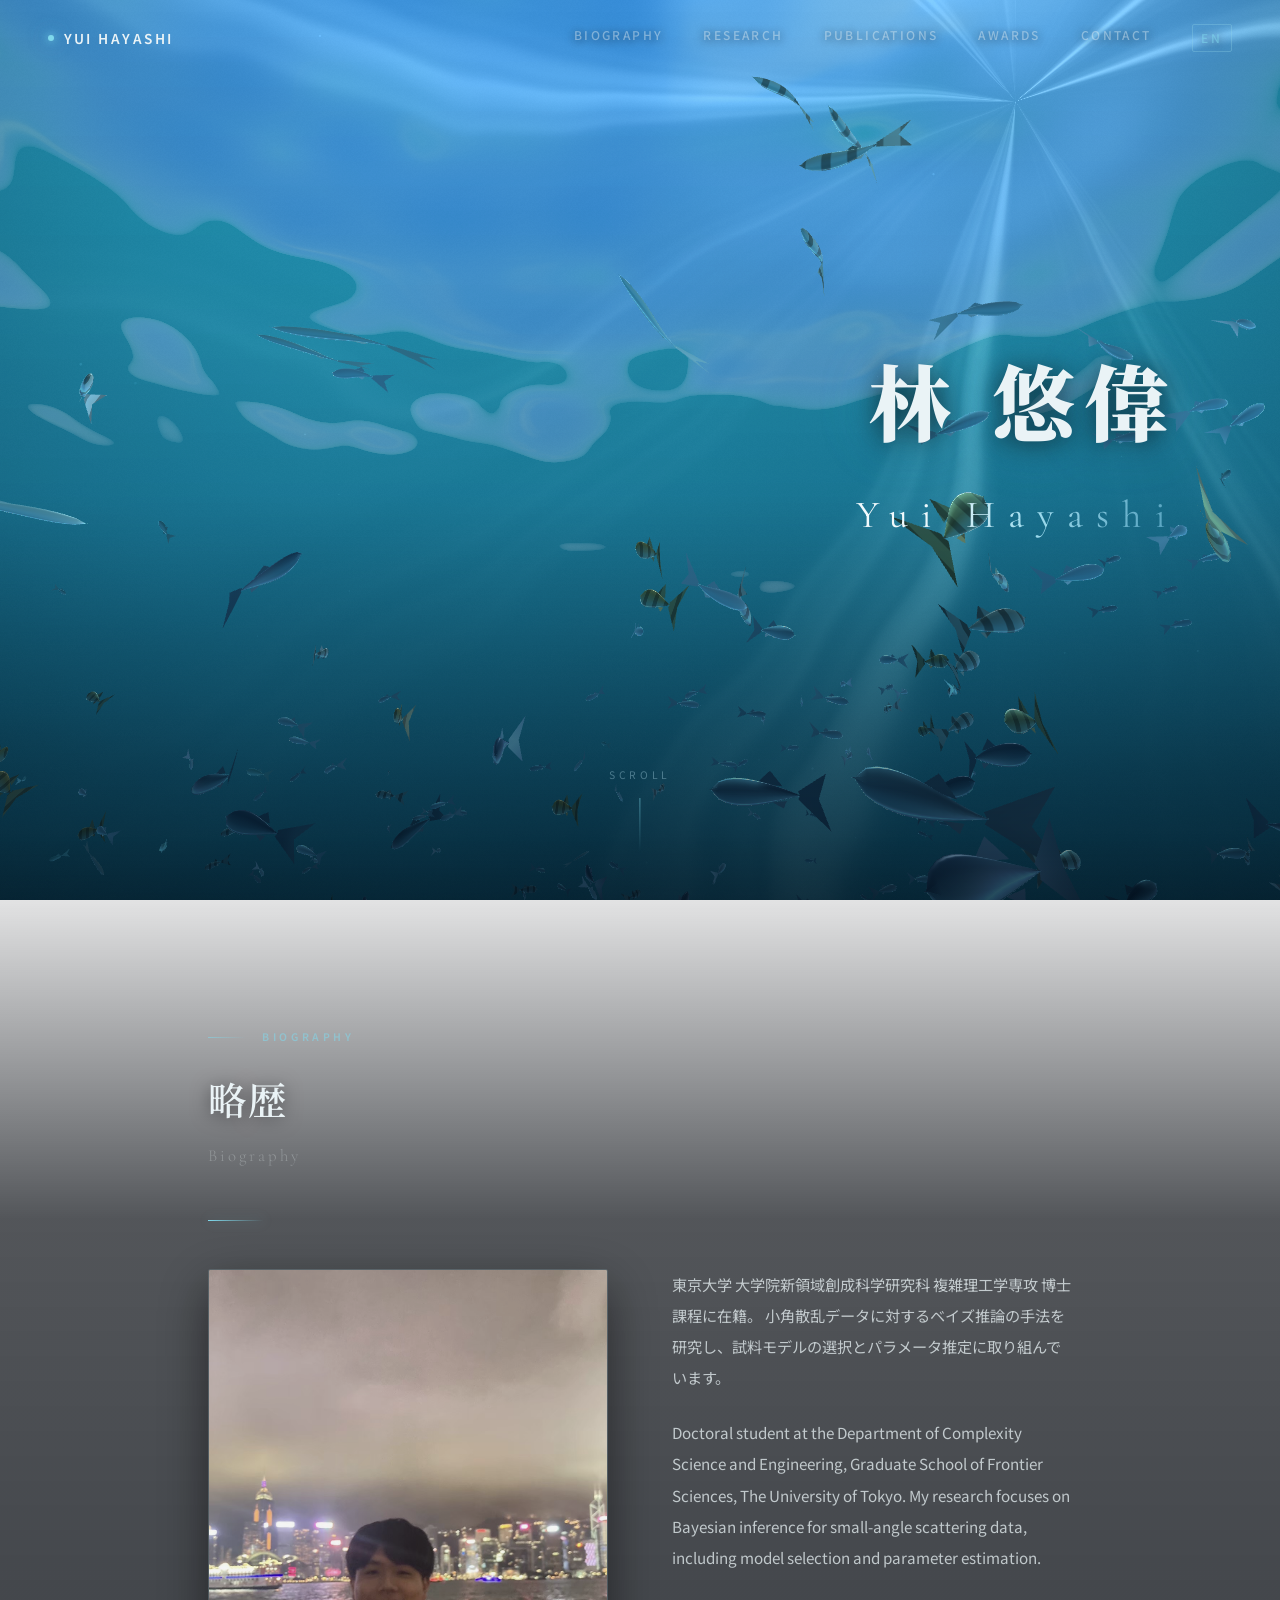
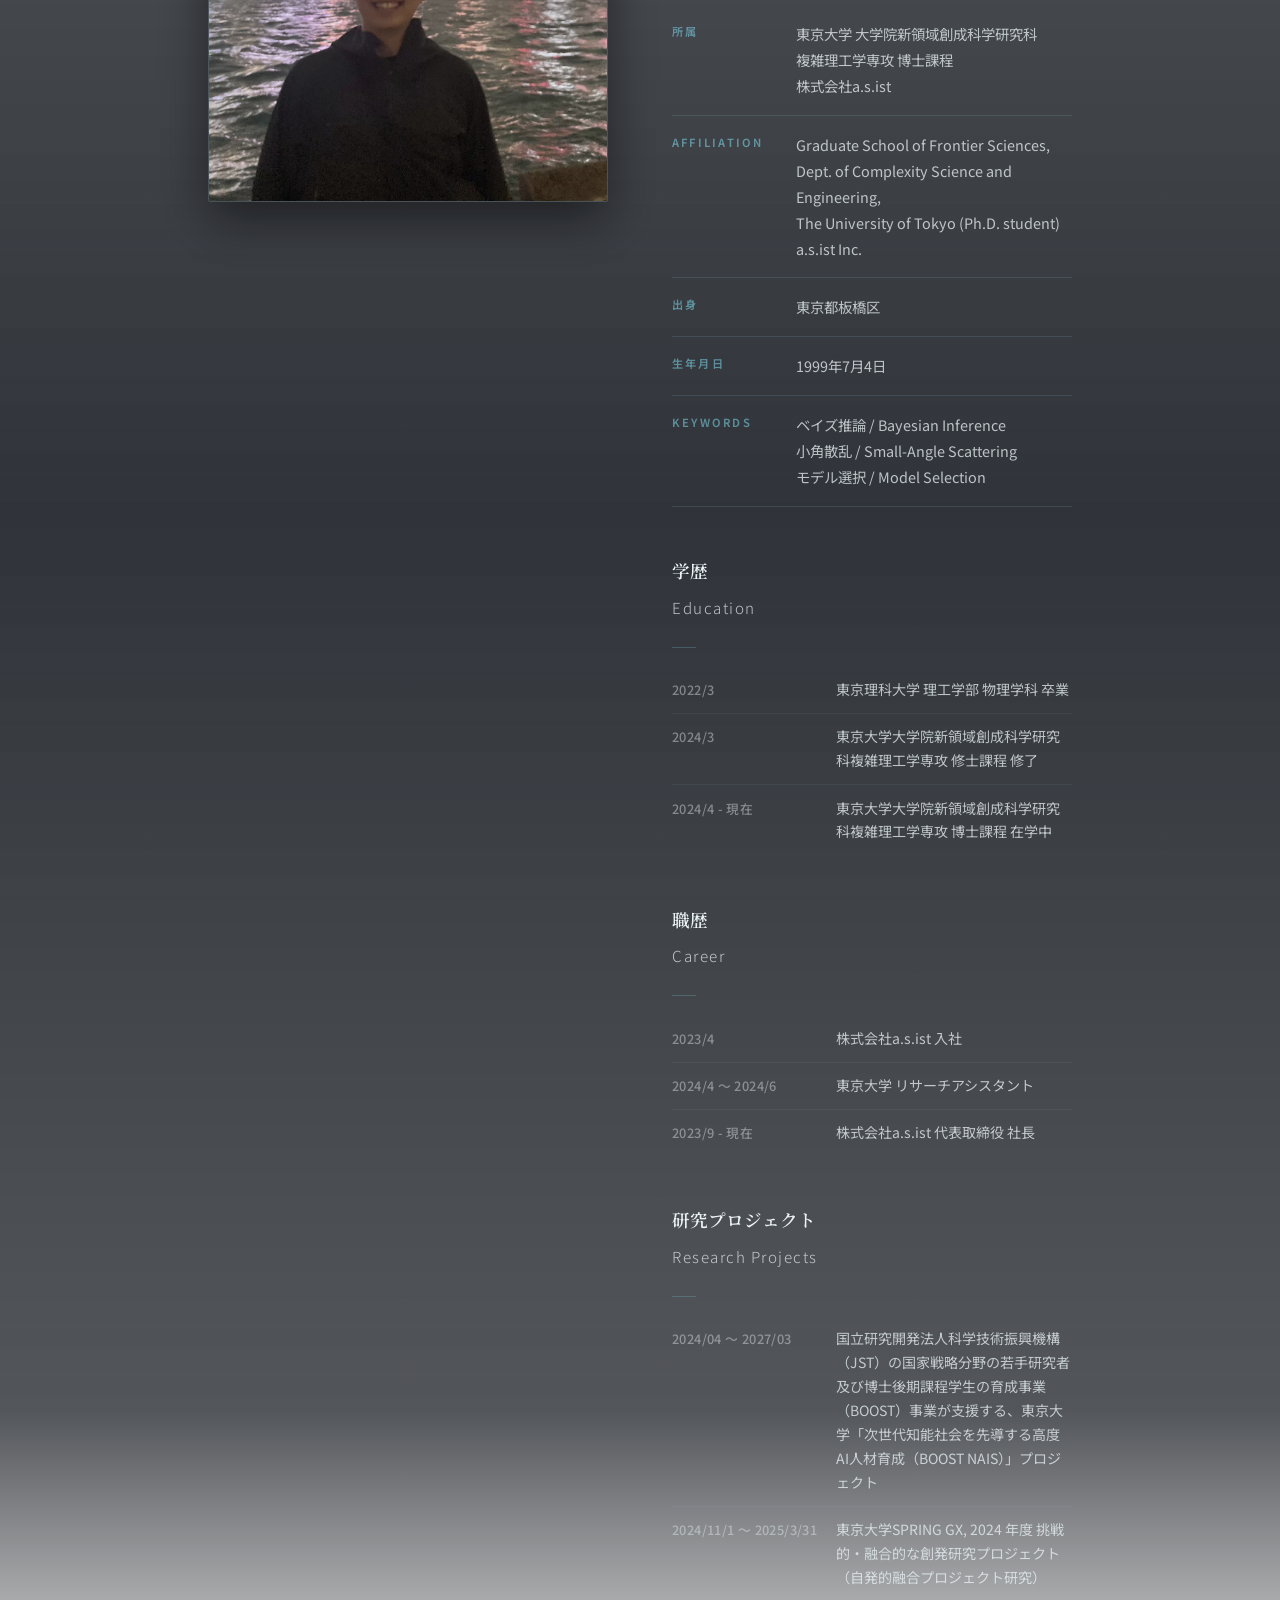
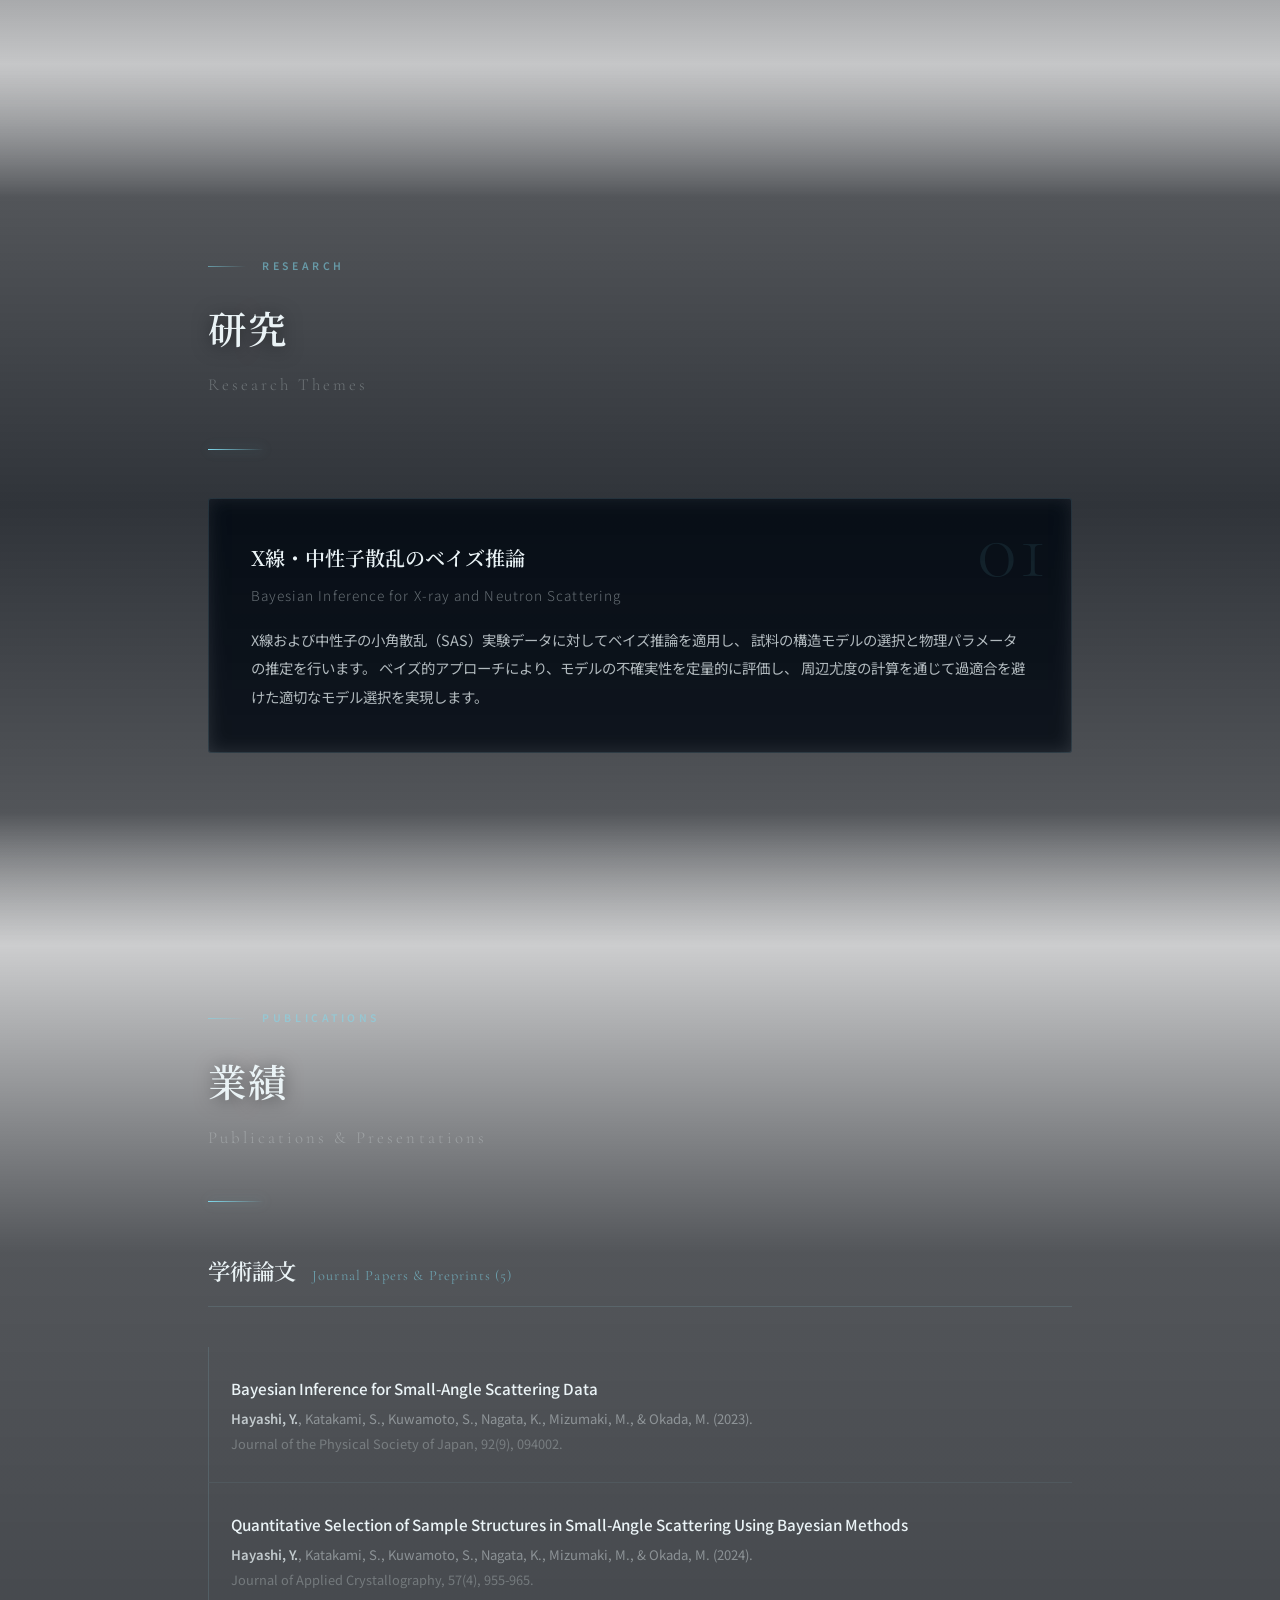
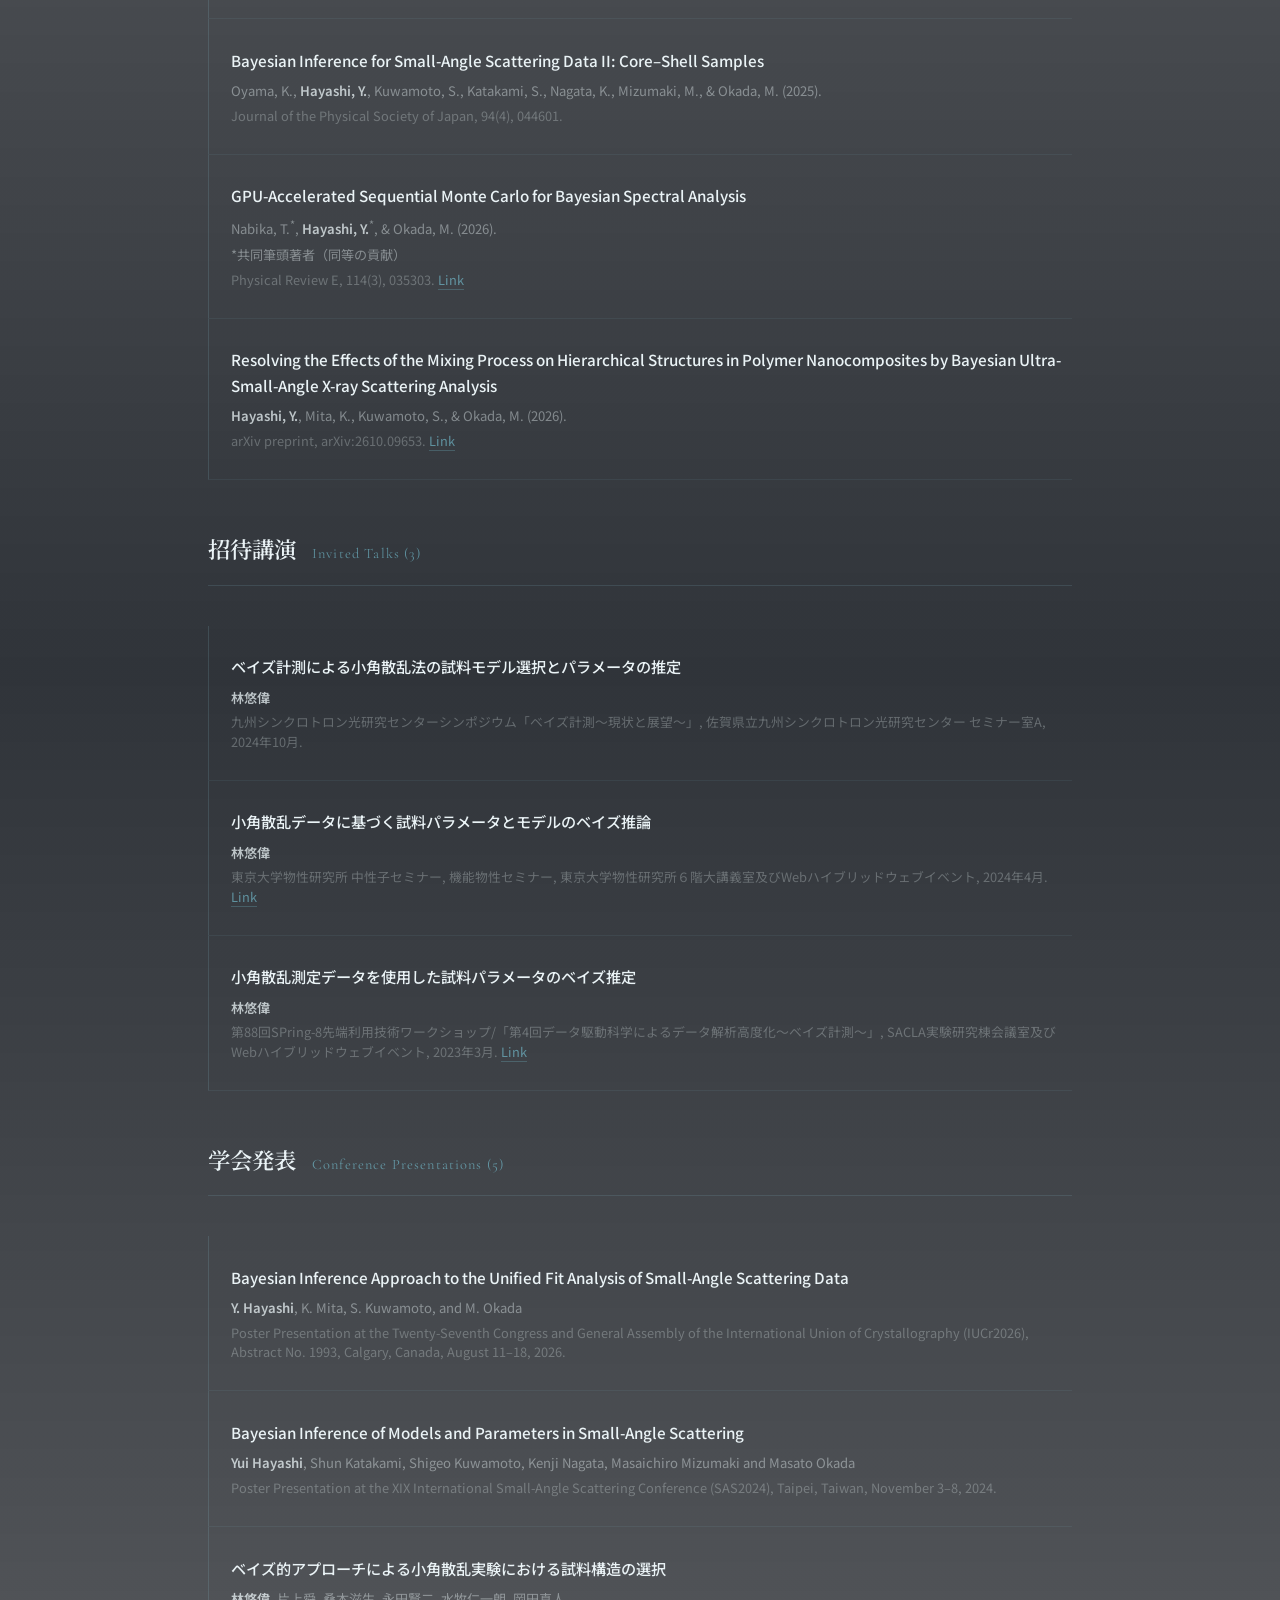
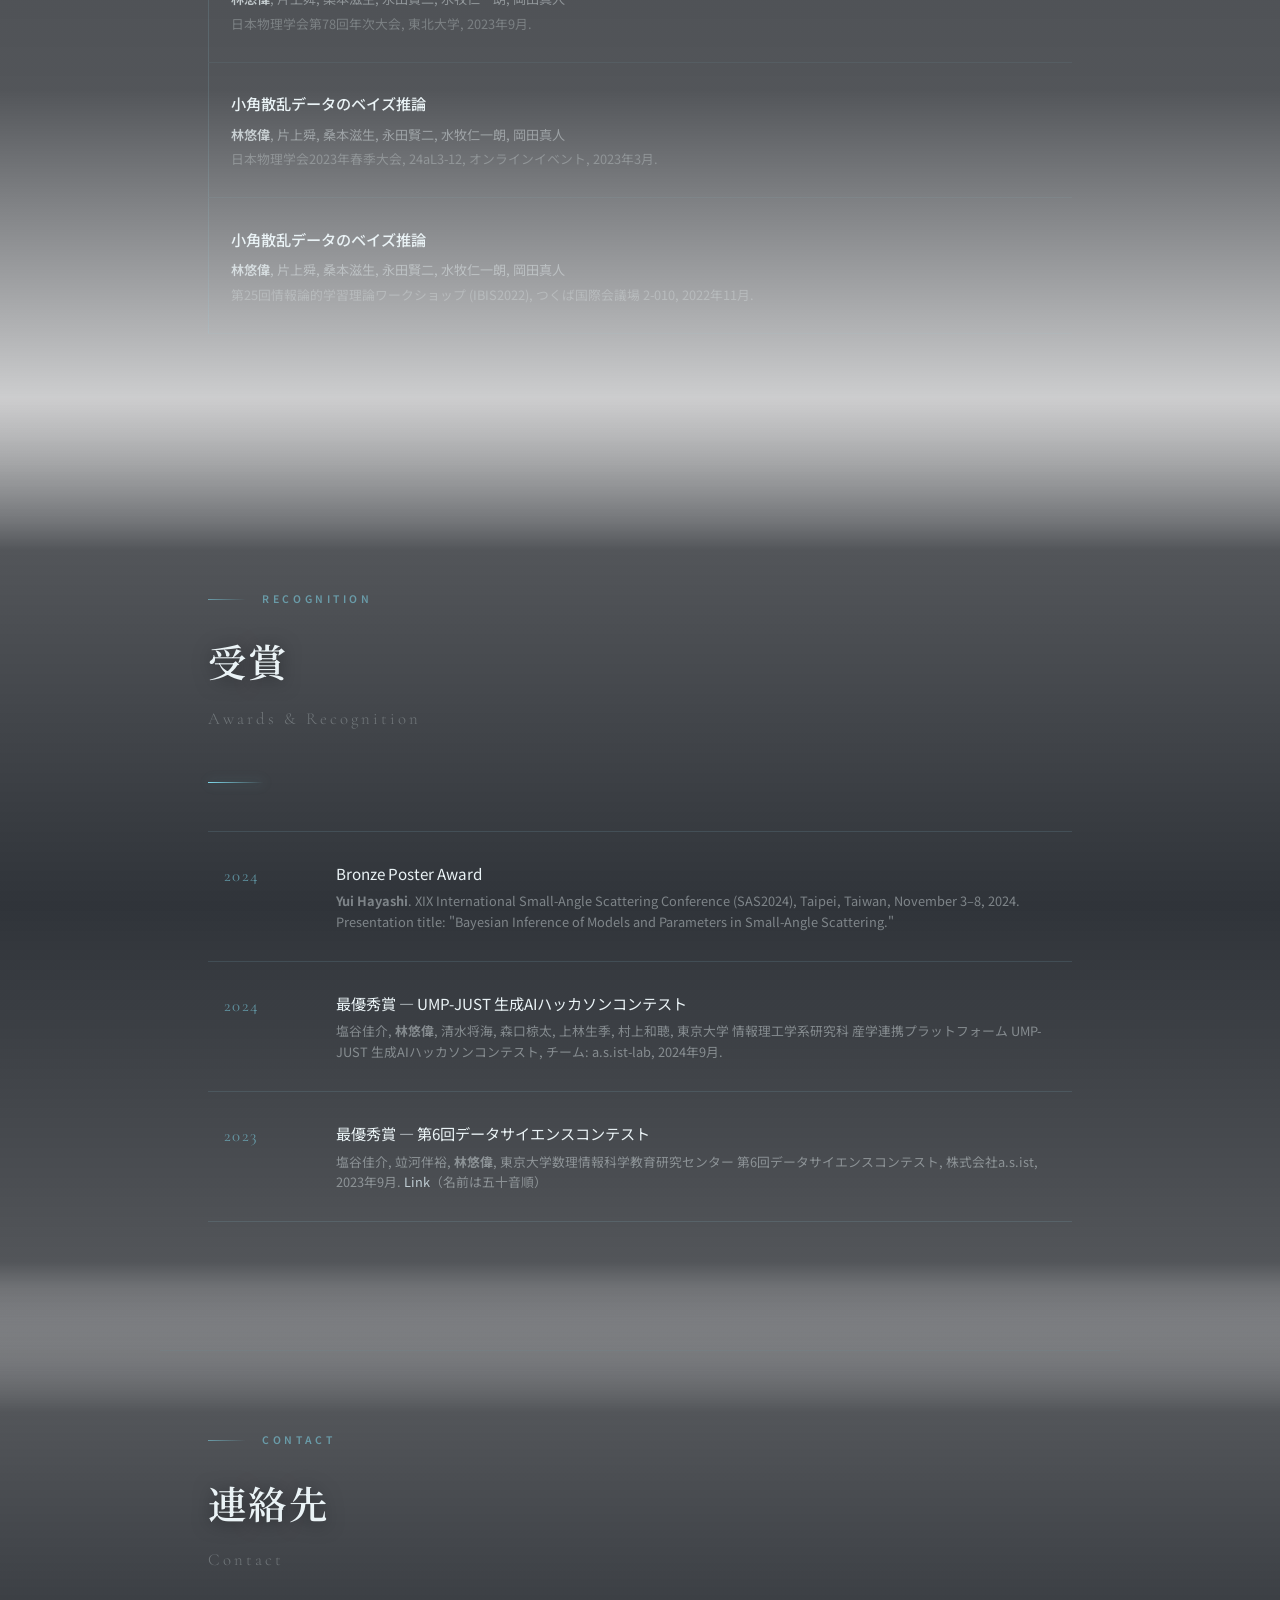
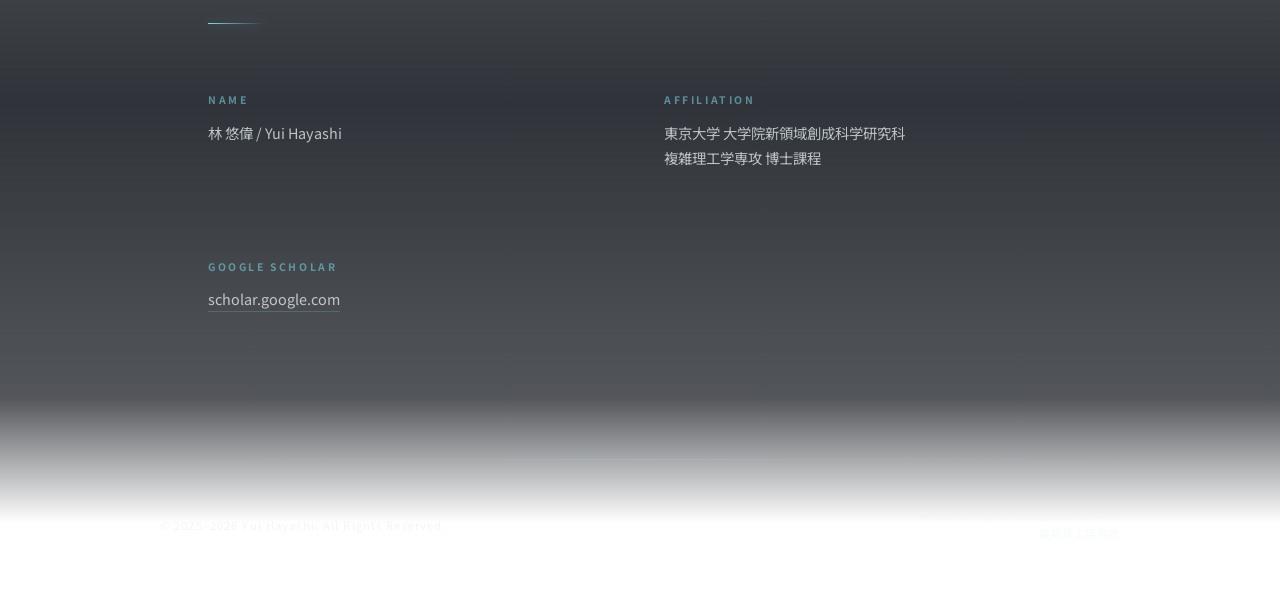
<file: index.html>
<!DOCTYPE html>
<html lang="ja" prefix="og: https://ogp.me/ns#">
<head>
  <meta charset="UTF-8">
  <meta name="viewport" content="width=device-width, initial-scale=1.0">
  <title>林悠偉 / Yui Hayashi — 東京大学 博士課程 | ベイズ推論・小角散乱</title>
  <meta name="description" content="林悠偉（Yui Hayashi）のホームページ。東京大学 大学院新領域創成科学研究科 複雑理工学専攻 博士課程。X線・中性子小角散乱データに対するベイズ推論・モデル選択の研究。">
  <meta name="keywords" content="林悠偉, Yui Hayashi, 東京大学, ベイズ推論, 小角散乱, Bayesian Inference, Small-Angle Scattering, 複雑理工学, 研究者">
  <meta name="author" content="林悠偉 / Yui Hayashi">
  <meta name="robots" content="index, follow">
  <link rel="canonical" href="https://yuihayashi.github.io/">
  <link rel="alternate" hreflang="ja" href="https://yuihayashi.github.io/">
  <link rel="alternate" hreflang="en" href="https://yuihayashi.github.io/en/">
  <link rel="alternate" hreflang="x-default" href="https://yuihayashi.github.io/">

  <!-- Open Graph / Facebook -->
  <meta property="og:type" content="website">
  <meta property="og:url" content="https://yuihayashi.github.io/">
  <meta property="og:title" content="林悠偉 / Yui Hayashi — 東京大学 博士課程">
  <meta property="og:description" content="東京大学 大学院新領域創成科学研究科 複雑理工学専攻 博士課程。X線・中性子小角散乱データに対するベイズ推論・モデル選択の研究。">
  <meta property="og:image" content="https://yuihayashi.github.io/icon.jpeg">
  <meta property="og:site_name" content="Yui Hayashi">
  <meta property="og:locale" content="ja_JP">
  <meta property="og:locale:alternate" content="en_US">

  <!-- Twitter Card -->
  <meta name="twitter:card" content="summary">
  <meta name="twitter:title" content="林悠偉 / Yui Hayashi — 東京大学 博士課程">
  <meta name="twitter:description" content="東京大学 複雑理工学専攻 博士課程。ベイズ推論・小角散乱の研究。">
  <meta name="twitter:image" content="https://yuihayashi.github.io/icon.jpeg">

  <!-- Structured Data (JSON-LD) -->
  <script type="application/ld+json">
  {
    "@context": "https://schema.org",
    "@type": "Person",
    "name": "林悠偉",
    "alternateName": "Yui Hayashi",
    "birthDate": "1999-07-04",
    "url": "https://yuihayashi.github.io/",
    "image": "https://yuihayashi.github.io/icon.jpeg",
    "jobTitle": "博士課程学生",
    "affiliation": {
      "@type": "Organization",
      "name": "東京大学 大学院新領域創成科学研究科 複雑理工学専攻",
      "url": "https://www.k.u-tokyo.ac.jp/"
    },
    "alumniOf": [
      {
        "@type": "Organization",
        "name": "東京理科大学 理工学部 物理学科"
      },
      {
        "@type": "Organization",
        "name": "東京大学 大学院新領域創成科学研究科"
      }
    ],
    "knowsAbout": ["Bayesian Inference", "Small-Angle Scattering", "Model Selection", "X-ray Scattering", "Neutron Scattering"],
    "sameAs": [
      "https://scholar.google.com/citations?user=Pet-HJoAAAAJ&hl=en",
      "https://github.com/yuihayashi"
    ]
  }
  </script>

  <link rel="preconnect" href="https://fonts.googleapis.com">
  <link rel="preconnect" href="https://fonts.gstatic.com" crossorigin>
  <link href="https://fonts.googleapis.com/css2?family=Cormorant+Garamond:ital,wght@0,300;0,400;0,600;1,300&family=Noto+Serif+JP:wght@400;600;700;900&family=Noto+Sans+JP:wght@300;400;500;600&display=swap" rel="stylesheet">
  <link rel="stylesheet" href="styles.css">
  <link rel="icon" type="image/jpeg" href="icon.jpeg">
</head>
<body>

  <!-- ========== Deep-Sea Fish Simulation Background ========== -->
  <canvas id="bg-canvas" aria-hidden="true"></canvas>

  <!-- ========== Navigation ========== -->
  <header>
  <nav class="nav" role="navigation" aria-label="メインナビゲーション">
    <a href="index.html" class="nav__logo">Yui Hayashi</a>
    <div class="nav__links">
      <a href="#biography">Biography</a>
      <a href="#research">Research</a>
      <a href="#publications">Publications</a>
      <a href="#awards">Awards</a>
      <a href="#contact">Contact</a>
      <a href="/en/" class="nav__lang" lang="en" hreflang="en" title="English">EN</a>
    </div>
  </nav>
  </header>

  <main>

  <!-- ========== Hero ========== -->
  <section class="hero">
    <div class="hero__overlay"></div>
    <div class="hero__content">
      <h1 class="hero__name">林 悠偉</h1>
      <p class="hero__name-en">Yui Hayashi</p>
    </div>
    <div class="hero__scroll">
      SCROLL
      <span class="hero__scroll-line"></span>
    </div>
  </section>

  <!-- ========== Biography ========== -->
  <section class="section fade-in" id="biography">
    <p class="section__label">BIOGRAPHY</p>
    <h2 class="section__title">略歴</h2>
    <p class="section__title-en">Biography</p>
    <div class="section__divider"></div>

    <div class="bio">
      <img src="icon.jpeg" alt="林悠偉" class="bio__image" loading="lazy">
      <div class="bio__text">
        <p>
          東京大学 大学院新領域創成科学研究科 複雑理工学専攻 博士課程に在籍。
          小角散乱データに対するベイズ推論の手法を研究し、試料モデルの選択とパラメータ推定に取り組んでいます。
        </p>
        <p>
          Doctoral student at the Department of Complexity Science and Engineering,
          Graduate School of Frontier Sciences, The University of Tokyo.
          My research focuses on Bayesian inference for small-angle scattering data,
          including model selection and parameter estimation.
        </p>

        <div class="bio__detail">
          <div class="bio__detail-item">
            <span class="bio__detail-label">所属</span>
            <span class="bio__detail-value">東京大学 大学院新領域創成科学研究科<br>複雑理工学専攻 博士課程<br>株式会社a.s.ist</span>
          </div>
          <div class="bio__detail-item">
            <span class="bio__detail-label">Affiliation</span>
            <span class="bio__detail-value">Graduate School of Frontier Sciences,<br>Dept. of Complexity Science and Engineering,<br>The University of Tokyo (Ph.D. student)<br>a.s.ist Inc.</span>
          </div>
          <div class="bio__detail-item">
            <span class="bio__detail-label">出身</span>
            <span class="bio__detail-value">東京都板橋区</span>
          </div>
          <div class="bio__detail-item">
            <span class="bio__detail-label">生年月日</span>
            <span class="bio__detail-value">1999年7月4日</span>
          </div>
          <div class="bio__detail-item">
            <span class="bio__detail-label">Keywords</span>
            <span class="bio__detail-value">ベイズ推論 / Bayesian Inference<br>小角散乱 / Small-Angle Scattering<br>モデル選択 / Model Selection</span>
          </div>
        </div>

        <!-- 学歴 -->
        <div class="bio__category">
          <h4 class="bio__category-title">学歴</h4>
          <p class="bio__category-title-en">Education</p>
          <div class="bio__category-divider"></div>
          <div class="bio__history-item">
            <span class="bio__history-date">2022/3</span>
            <span class="bio__history-content">東京理科大学 理工学部 物理学科 卒業</span>
          </div>
          <div class="bio__history-item">
            <span class="bio__history-date">2024/3</span>
            <span class="bio__history-content">東京大学大学院新領域創成科学研究科複雑理工学専攻 修士課程 修了</span>
          </div>
          <div class="bio__history-item">
            <span class="bio__history-date">2024/4 - 現在</span>
            <span class="bio__history-content">東京大学大学院新領域創成科学研究科複雑理工学専攻 博士課程 在学中</span>
          </div>
        </div>

        <!-- 職歴 -->
        <div class="bio__category">
          <h4 class="bio__category-title">職歴</h4>
          <p class="bio__category-title-en">Career</p>
          <div class="bio__category-divider"></div>
          <div class="bio__history-item">
            <span class="bio__history-date">2023/4</span>
            <span class="bio__history-content">株式会社a.s.ist 入社</span>
          </div>
          <div class="bio__history-item">
            <span class="bio__history-date">2024/4 〜 2024/6</span>
            <span class="bio__history-content">東京大学 リサーチアシスタント</span>
          </div>
          <div class="bio__history-item">
            <span class="bio__history-date">2023/9 - 現在</span>
            <span class="bio__history-content">株式会社a.s.ist 代表取締役 社長</span>
          </div>
        </div>

        <!-- 研究プロジェクト -->
        <div class="bio__category">
          <h4 class="bio__category-title">研究プロジェクト</h4>
          <p class="bio__category-title-en">Research Projects</p>
          <div class="bio__category-divider"></div>
          <div class="bio__history-item">
            <span class="bio__history-date">2024/04 〜 2027/03</span>
            <span class="bio__history-content">国立研究開発法人科学技術振興機構（JST）の国家戦略分野の若手研究者及び博士後期課程学生の育成事業（BOOST）事業が支援する、東京大学「次世代知能社会を先導する高度AI人材育成（BOOST NAIS）」プロジェクト</span>
          </div>
          <div class="bio__history-item">
            <span class="bio__history-date">2024/11/1 〜 2025/3/31</span>
            <span class="bio__history-content">東京大学SPRING GX, 2024 年度 挑戦的・融合的な創発研究プロジェクト（自発的融合プロジェクト研究）</span>
          </div>
        </div>
      </div>
    </div>
  </section>

  <!-- ========== Research ========== -->
  <section class="section fade-in" id="research">
    <p class="section__label">RESEARCH</p>
    <h2 class="section__title">研究</h2>
    <p class="section__title-en">Research Themes</p>
    <div class="section__divider"></div>

    <div class="research__grid">
      <div class="research__card">
        <p class="research__card-number">01</p>
        <h3 class="research__card-title">X線・中性子散乱のベイズ推論</h3>
        <p class="research__card-title-en">Bayesian Inference for X-ray and Neutron Scattering</p>
        <p class="research__card-desc">
          X線および中性子の小角散乱（SAS）実験データに対してベイズ推論を適用し、
          試料の構造モデルの選択と物理パラメータの推定を行います。
          ベイズ的アプローチにより、モデルの不確実性を定量的に評価し、
          周辺尤度の計算を通じて過適合を避けた適切なモデル選択を実現します。
        </p>
      </div>
    </div>
  </section>

  <!-- ========== Publications (All combined) ========== -->
  <section class="section fade-in" id="publications">
    <p class="section__label">PUBLICATIONS</p>
    <h2 class="section__title">業績</h2>
    <p class="section__title-en">Publications &amp; Presentations</p>
    <div class="section__divider"></div>

    <!-- Journal Papers -->
    <div class="pub-section__header">
      <h3 class="pub-section__title">学術論文</h3>
      <span class="pub-section__count">Journal Papers &amp; Preprints (5)</span>
    </div>
    <div class="pub-list">
      <div class="pub-item">
        <p class="pub-item__title">Bayesian Inference for Small-Angle Scattering Data</p>
        <p class="pub-item__authors"><strong>Hayashi, Y.</strong>, Katakami, S., Kuwamoto, S., Nagata, K., Mizumaki, M., &amp; Okada, M. (2023).</p>
        <p class="pub-item__venue">Journal of the Physical Society of Japan, 92(9), 094002.</p>
      </div>
      <div class="pub-item">
        <p class="pub-item__title">Quantitative Selection of Sample Structures in Small-Angle Scattering Using Bayesian Methods</p>
        <p class="pub-item__authors"><strong>Hayashi, Y.</strong>, Katakami, S., Kuwamoto, S., Nagata, K., Mizumaki, M., &amp; Okada, M. (2024).</p>
        <p class="pub-item__venue">Journal of Applied Crystallography, 57(4), 955-965.</p>
      </div>
      <div class="pub-item">
        <p class="pub-item__title">Bayesian Inference for Small-Angle Scattering Data II: Core–Shell Samples</p>
        <p class="pub-item__authors">Oyama, K., <strong>Hayashi, Y.</strong>, Kuwamoto, S., Katakami, S., Nagata, K., Mizumaki, M., &amp; Okada, M. (2025).</p>
        <p class="pub-item__venue">Journal of the Physical Society of Japan, 94(4), 044601.</p>
      </div>
      <div class="pub-item">
        <p class="pub-item__title">GPU-Accelerated Sequential Monte Carlo for Bayesian Spectral Analysis</p>
        <p class="pub-item__authors">Nabika, T.<sup>*</sup>, <strong>Hayashi, Y.</strong><sup>*</sup>, &amp; Okada, M. (2026).</p>
        <p class="pub-item__authors">*共同筆頭著者（同等の貢献）</p>
        <p class="pub-item__venue">Physical Review E, 114(3), 035303. <a href="https://doi.org/10.1103/35xk-s7w3" target="_blank" rel="noopener">Link</a></p>
      </div>
      <div class="pub-item">
        <p class="pub-item__title">Resolving the Effects of the Mixing Process on Hierarchical Structures in Polymer Nanocomposites by Bayesian Ultra-Small-Angle X-ray Scattering Analysis</p>
        <p class="pub-item__authors"><strong>Hayashi, Y.</strong>, Mita, K., Kuwamoto, S., &amp; Okada, M. (2026).</p>
        <p class="pub-item__venue">arXiv preprint, arXiv:2610.09653. <a href="https://arxiv.org/abs/2610.09653" target="_blank" rel="noopener">Link</a></p>
      </div>
    </div>

    <!-- Invited Talks -->
    <div class="pub-section__header" style="margin-top: 3rem;">
      <h3 class="pub-section__title">招待講演</h3>
      <span class="pub-section__count">Invited Talks (3)</span>
    </div>
    <div class="pub-list">
      <div class="pub-item">
        <p class="pub-item__title">ベイズ計測による小角散乱法の試料モデル選択とパラメータの推定</p>
        <p class="pub-item__authors"><strong>林悠偉</strong></p>
        <p class="pub-item__venue">
          九州シンクロトロン光研究センターシンポジウム「ベイズ計測〜現状と展望〜」,
          佐賀県立九州シンクロトロン光研究センター セミナー室A, 2024年10月.
        </p>
      </div>
      <div class="pub-item">
        <p class="pub-item__title">小角散乱データに基づく試料パラメータとモデルのベイズ推論</p>
        <p class="pub-item__authors"><strong>林悠偉</strong></p>
        <p class="pub-item__venue">
          東京大学物性研究所 中性子セミナー, 機能物性セミナー,
          東京大学物性研究所６階大講義室及びWebハイブリッドウェブイベント, 2024年4月.
          <a href="https://www.issp.u-tokyo.ac.jp/maincontents/seminar/all2.html?ptype=seminar&pid=21987" target="_blank" rel="noopener">Link</a>
        </p>
      </div>
      <div class="pub-item">
        <p class="pub-item__title">小角散乱測定データを使用した試料パラメータのベイズ推定</p>
        <p class="pub-item__authors"><strong>林悠偉</strong></p>
        <p class="pub-item__venue">
          第88回SPring-8先端利用技術ワークショップ/「第4回データ駆動科学によるデータ解析高度化〜ベイズ計測〜」,
          SACLA実験研究棟会議室及びWebハイブリッドウェブイベント, 2023年3月.
          <a href="http://www.spring8.or.jp/ja/science/meetings/2023/230307/" target="_blank" rel="noopener">Link</a>
        </p>
      </div>
    </div>

    <!-- Conference Presentations -->
    <div class="pub-section__header" style="margin-top: 3rem;">
      <h3 class="pub-section__title">学会発表</h3>
      <span class="pub-section__count">Conference Presentations (5)</span>
    </div>
    <div class="pub-list">
      <div class="pub-item">
        <p class="pub-item__title">Bayesian Inference Approach to the Unified Fit Analysis of Small-Angle Scattering Data</p>
        <p class="pub-item__authors"><strong>Y. Hayashi</strong>, K. Mita, S. Kuwamoto, and M. Okada</p>
        <p class="pub-item__venue">
          Poster Presentation at the Twenty-Seventh Congress and General Assembly of the International Union of Crystallography (IUCr2026),
          Abstract No. 1993, Calgary, Canada, August 11–18, 2026.
        </p>
      </div>
      <div class="pub-item">
        <p class="pub-item__title">Bayesian Inference of Models and Parameters in Small-Angle Scattering</p>
        <p class="pub-item__authors"><strong>Yui Hayashi</strong>, Shun Katakami, Shigeo Kuwamoto, Kenji Nagata, Masaichiro Mizumaki and Masato Okada</p>
        <p class="pub-item__venue">
          Poster Presentation at the XIX International Small-Angle Scattering Conference (SAS2024),
          Taipei, Taiwan, November 3–8, 2024.
        </p>
      </div>
      <div class="pub-item">
        <p class="pub-item__title">ベイズ的アプローチによる小角散乱実験における試料構造の選択</p>
        <p class="pub-item__authors"><strong>林悠偉</strong>, 片上舜, 桑本滋生, 永田賢二, 水牧仁一朗, 岡田真人</p>
        <p class="pub-item__venue">
          日本物理学会第78回年次大会, 東北大学, 2023年9月.
        </p>
      </div>
      <div class="pub-item">
        <p class="pub-item__title">小角散乱データのベイズ推論</p>
        <p class="pub-item__authors"><strong>林悠偉</strong>, 片上舜, 桑本滋生, 永田賢二, 水牧仁一朗, 岡田真人</p>
        <p class="pub-item__venue">
          日本物理学会2023年春季大会, 24aL3-12, オンラインイベント, 2023年3月.
        </p>
      </div>
      <div class="pub-item">
        <p class="pub-item__title">小角散乱データのベイズ推論</p>
        <p class="pub-item__authors"><strong>林悠偉</strong>, 片上舜, 桑本滋生, 永田賢二, 水牧仁一朗, 岡田真人</p>
        <p class="pub-item__venue">
          第25回情報論的学習理論ワークショップ (IBIS2022), つくば国際会議場 2-010, 2022年11月.
        </p>
      </div>
    </div>
  </section>

  <!-- ========== Awards ========== -->
  <section class="section fade-in" id="awards">
    <p class="section__label">RECOGNITION</p>
    <h2 class="section__title">受賞</h2>
    <p class="section__title-en">Awards &amp; Recognition</p>
    <div class="section__divider"></div>

    <div class="awards__list">
      <div class="award__item">
        <span class="award__year">2024</span>
        <div class="award__content">
          <span class="award__title">Bronze Poster Award</span>
          <span class="award__detail">
            <strong>Yui Hayashi</strong>. XIX International Small-Angle Scattering Conference (SAS2024), Taipei, Taiwan, November 3–8, 2024.
            Presentation title: "Bayesian Inference of Models and Parameters in Small-Angle Scattering."
          </span>
        </div>
      </div>
      <div class="award__item">
        <span class="award__year">2024</span>
        <div class="award__content">
          <span class="award__title">最優秀賞 — UMP-JUST 生成AIハッカソンコンテスト</span>
          <span class="award__detail">
            塩谷佳介, <strong>林悠偉</strong>, 清水将海, 森口椋太, 上林生季, 村上和聴,
            東京大学 情報理工学系研究科 産学連携プラットフォーム UMP-JUST 生成AIハッカソンコンテスト, チーム: a.s.ist-lab, 2024年9月.
          </span>
        </div>
      </div>
      <div class="award__item">
        <span class="award__year">2023</span>
        <div class="award__content">
          <span class="award__title">最優秀賞 — 第6回データサイエンスコンテスト</span>
          <span class="award__detail">
            塩谷佳介, 竝河伴裕, <strong>林悠偉</strong>,
            東京大学数理情報科学教育研究センター 第6回データサイエンスコンテスト, 株式会社a.s.ist, 2023年9月.
            <a href="http://www.mi.u-tokyo.ac.jp/contest2023.html" target="_blank" rel="noopener">Link</a>（名前は五十音順）
          </span>
        </div>
      </div>
    </div>
  </section>

  <!-- ========== Contact ========== -->
  <section class="section contact fade-in" id="contact">
    <p class="section__label">CONTACT</p>
    <h2 class="section__title">連絡先</h2>
    <p class="section__title-en">Contact</p>
    <div class="section__divider"></div>

    <div class="contact__grid">
      <div class="contact__item">
        <p class="contact__label">NAME</p>
        <p class="contact__value">林 悠偉 / Yui Hayashi</p>
      </div>
      <div class="contact__item">
        <p class="contact__label">AFFILIATION</p>
        <p class="contact__value">
          東京大学 大学院新領域創成科学研究科<br>
          複雑理工学専攻 博士課程
        </p>
      </div>
      <div class="contact__item">
        <p class="contact__label">Google Scholar</p>
        <p class="contact__value">
          <a href="https://scholar.google.com/citations?user=Pet-HJoAAAAJ&hl=en" target="_blank" rel="noopener">
            scholar.google.com
          </a>
        </p>
      </div>
    </div>
  </section>

  </main>

  <!-- ========== Footer ========== -->
  <footer class="footer">
    <div class="footer__inner">
      <p class="footer__copy">&copy; 2025–2026 Yui Hayashi. All Rights Reserved.</p>
      <p class="footer__affiliation">東京大学 大学院新領域創成科学研究科<br>複雑理工学専攻</p>
    </div>
  </footer>

  <script src="fish-background.js" defer></script>
  <script src="scripts.js" defer></script>
</body>
</html>
</file>
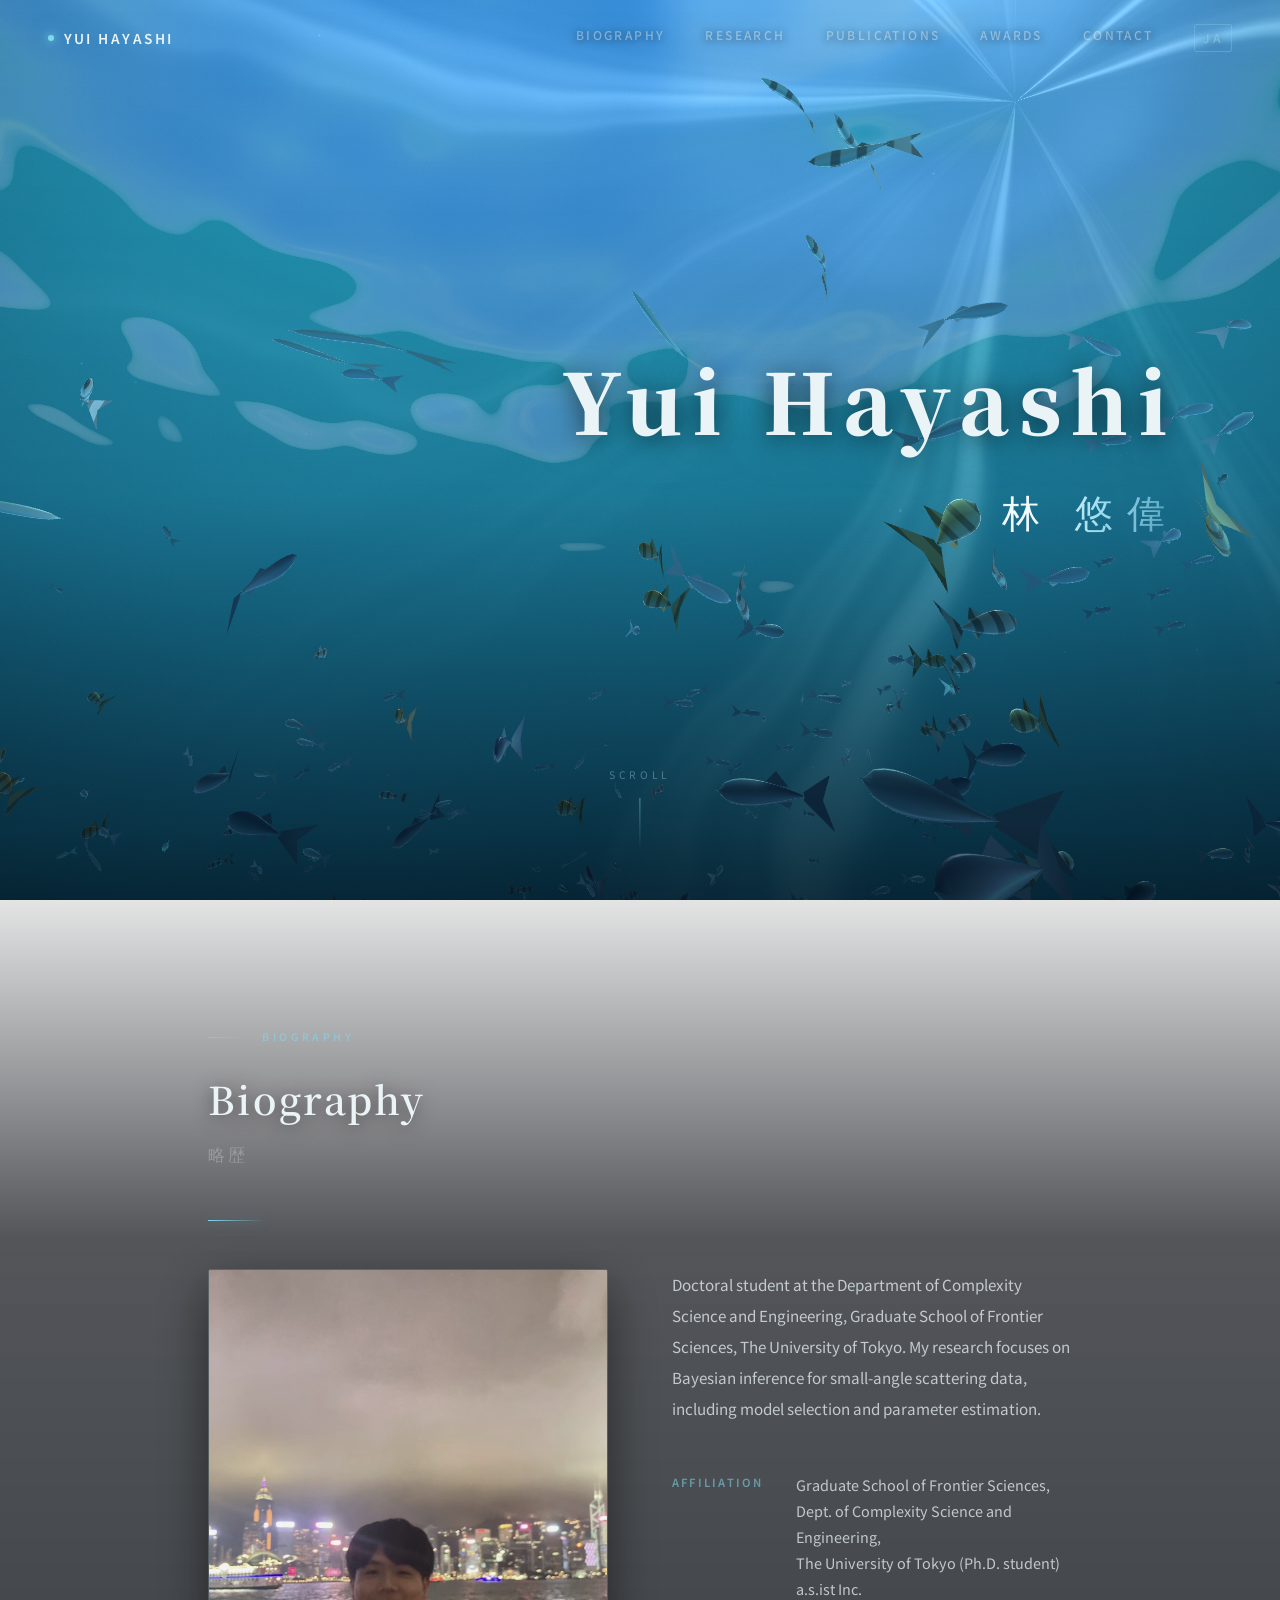
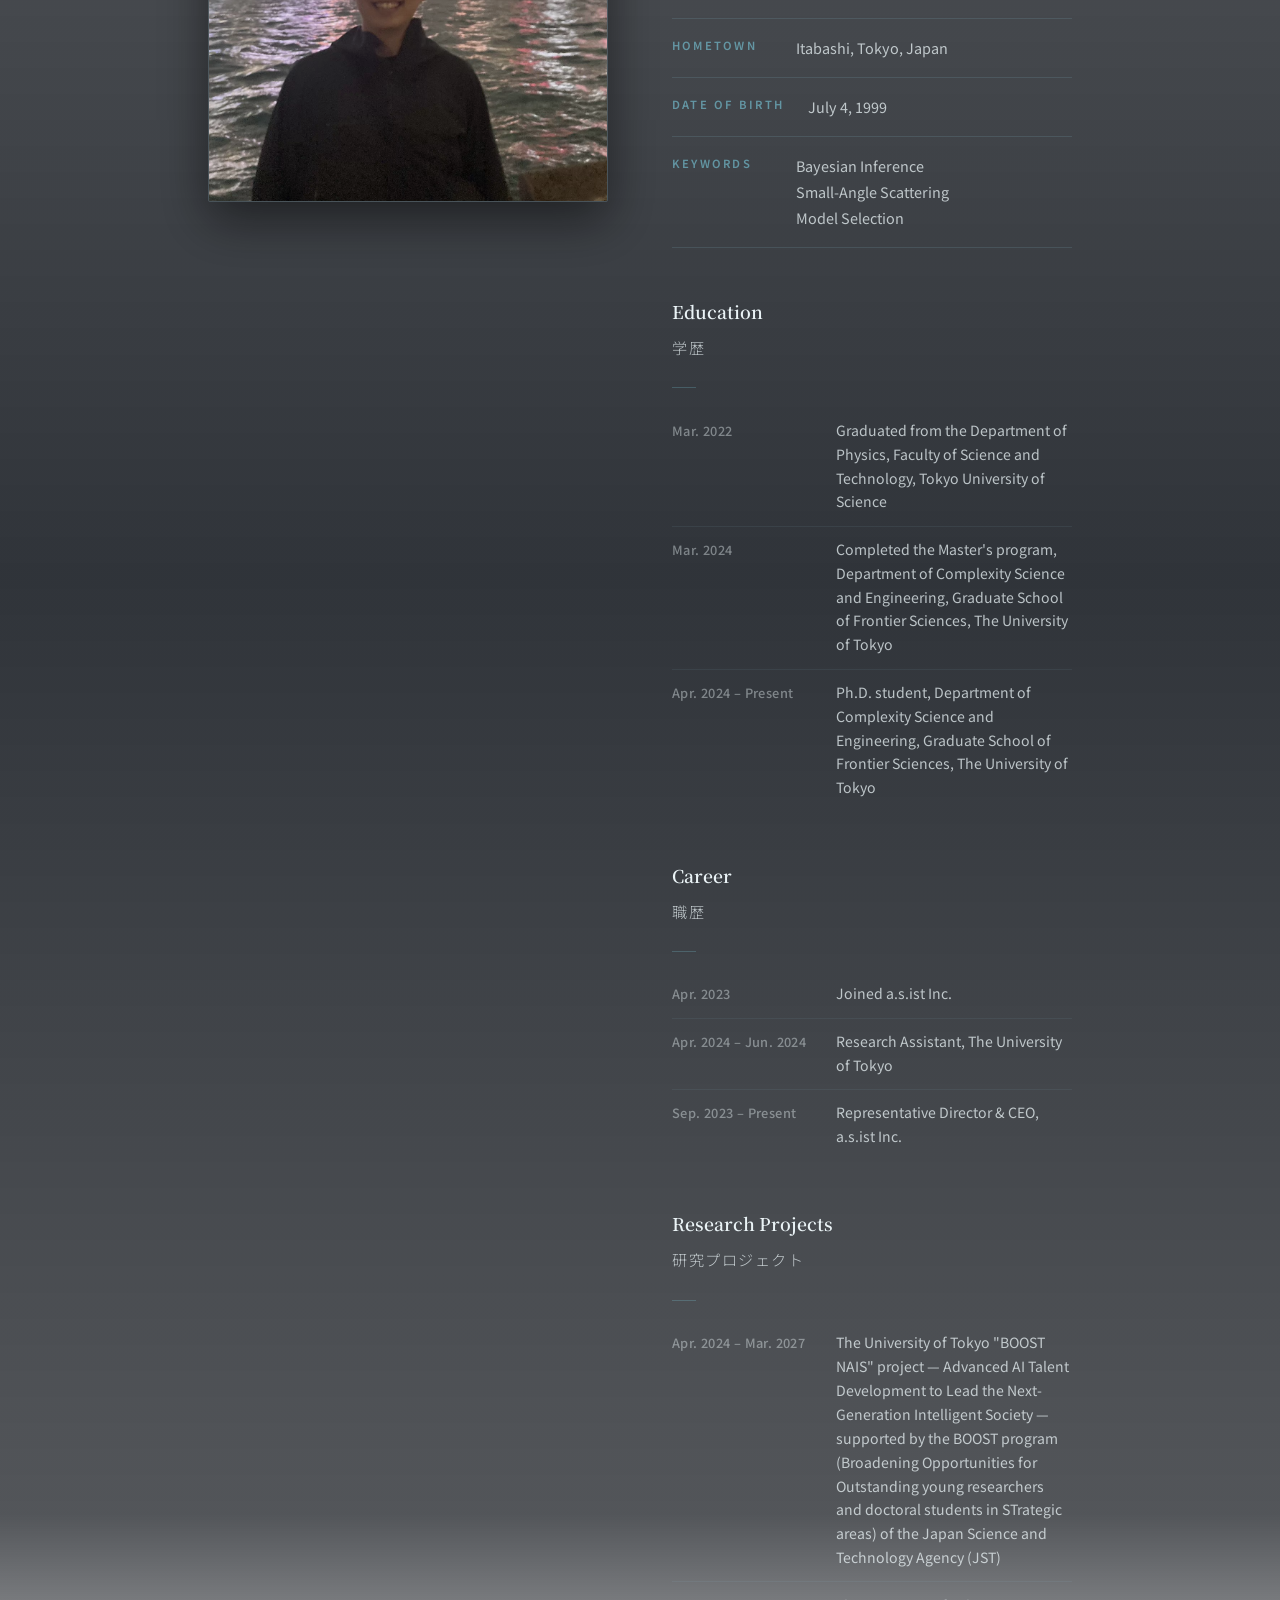
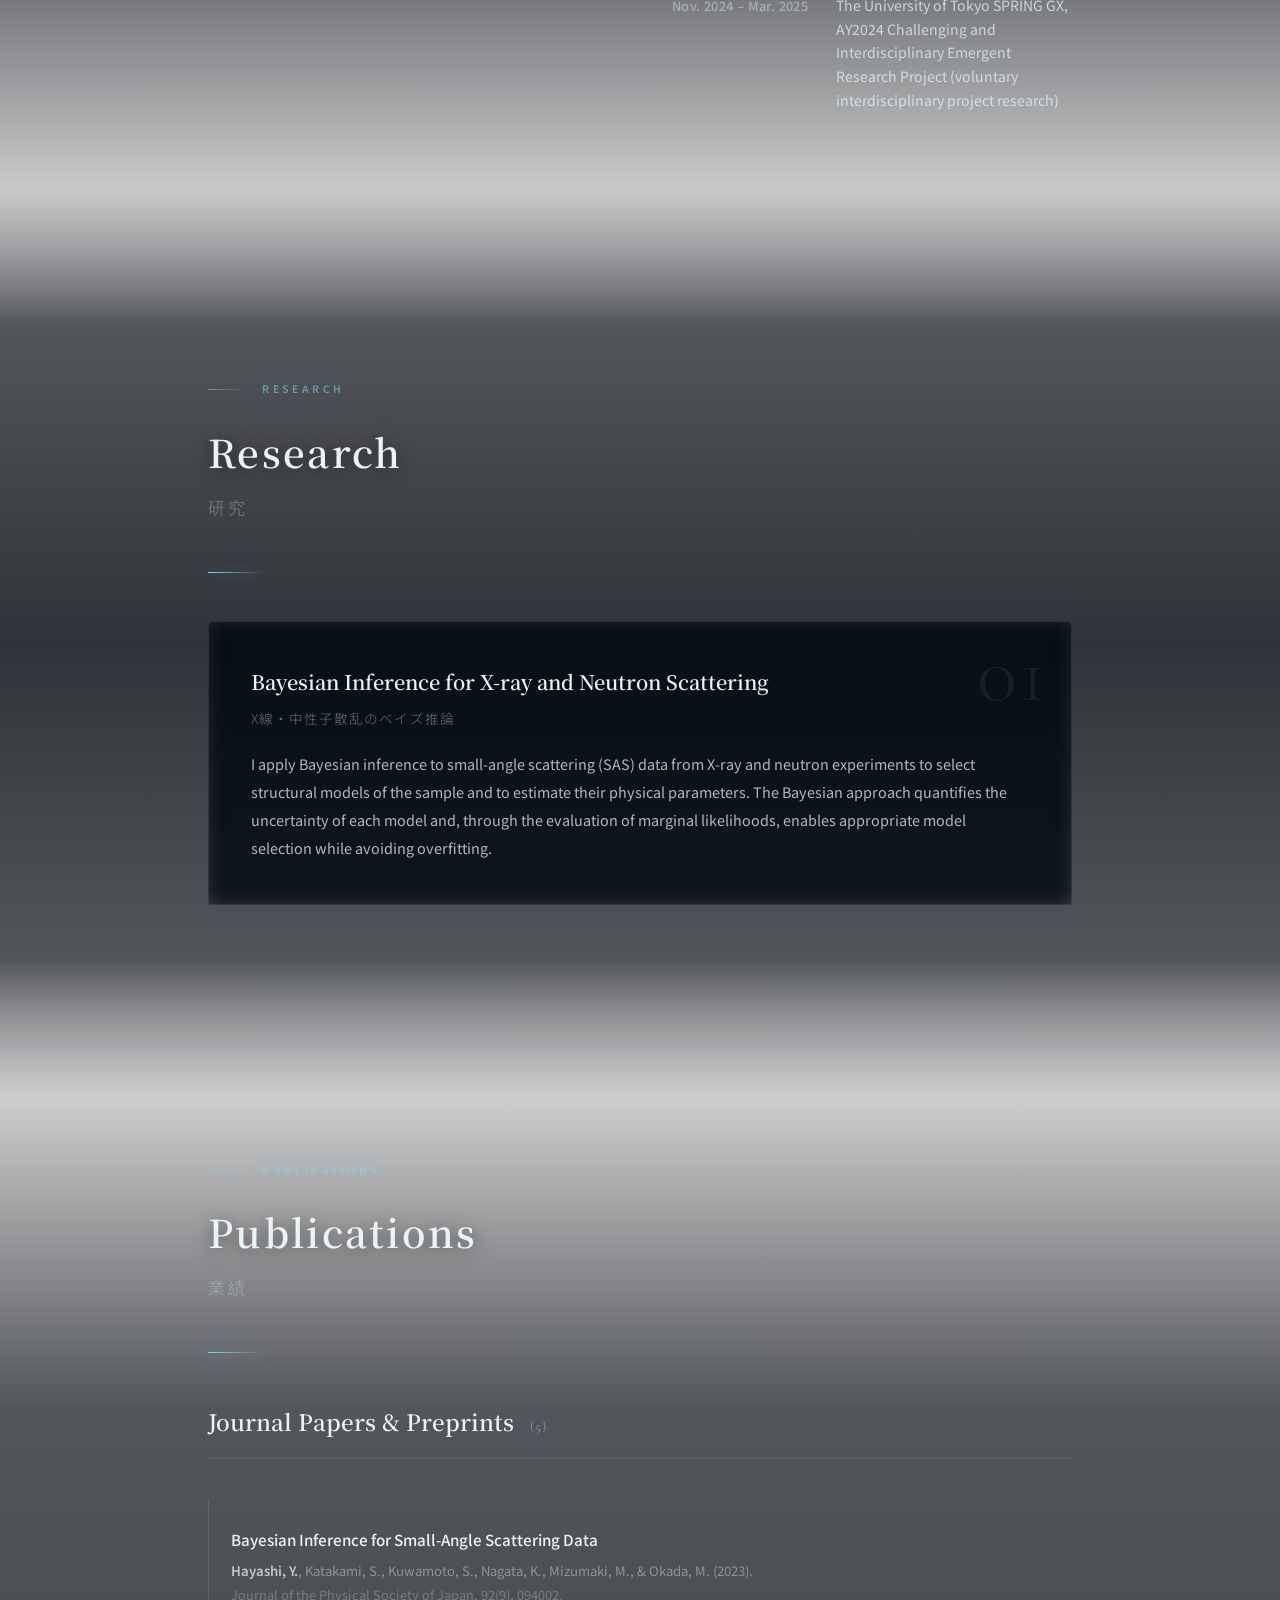
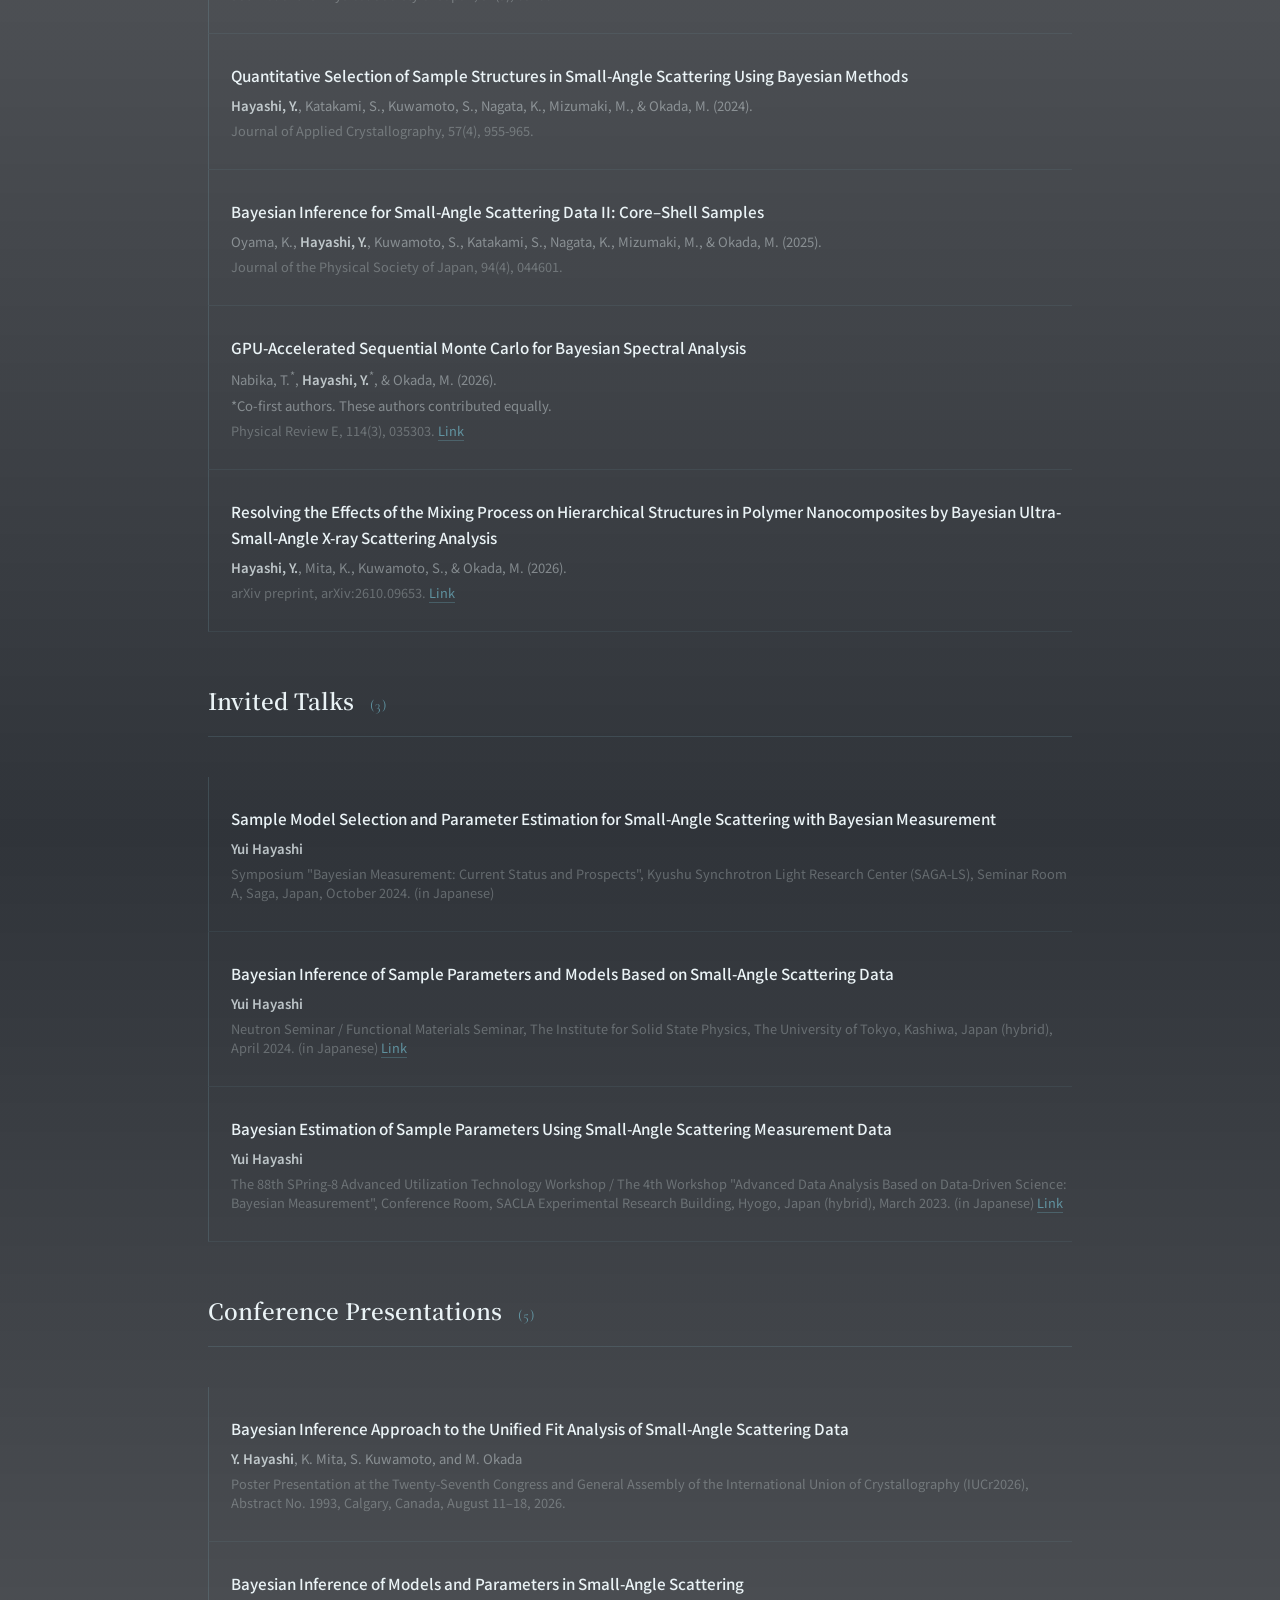
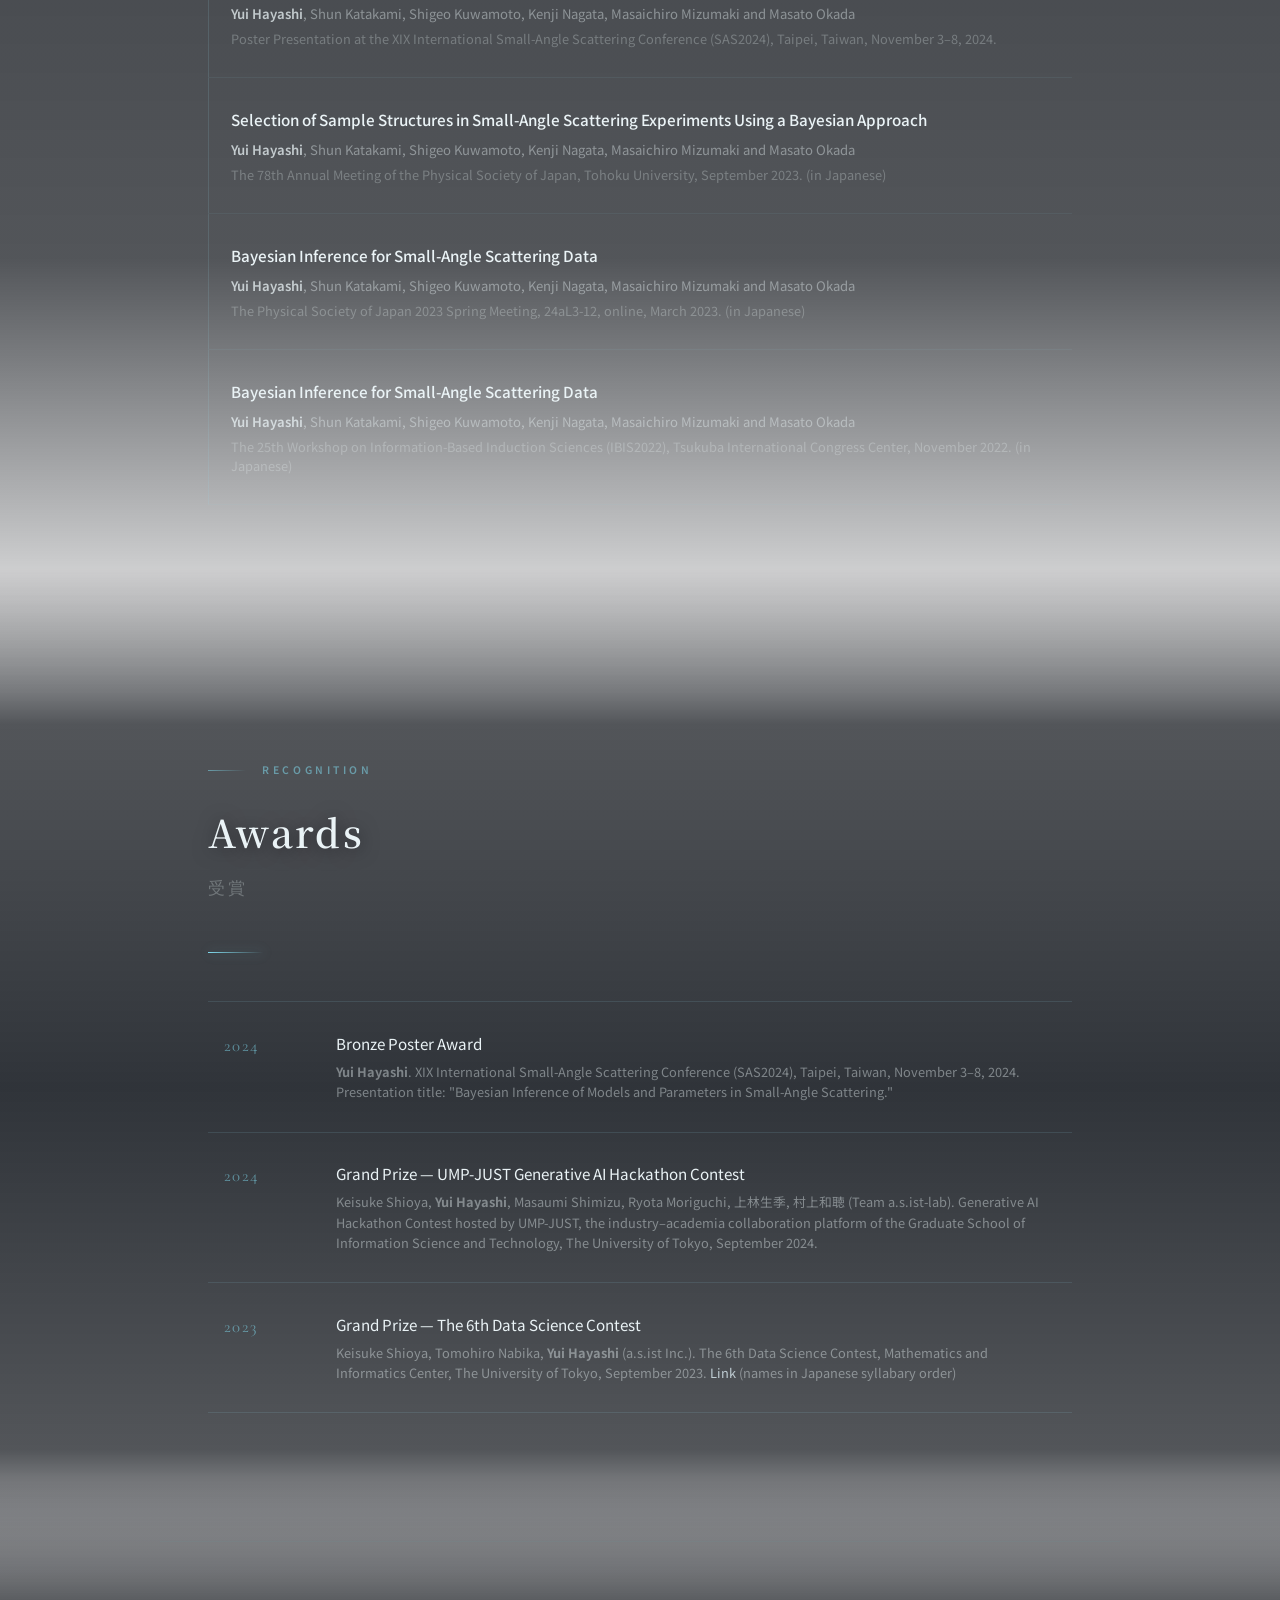
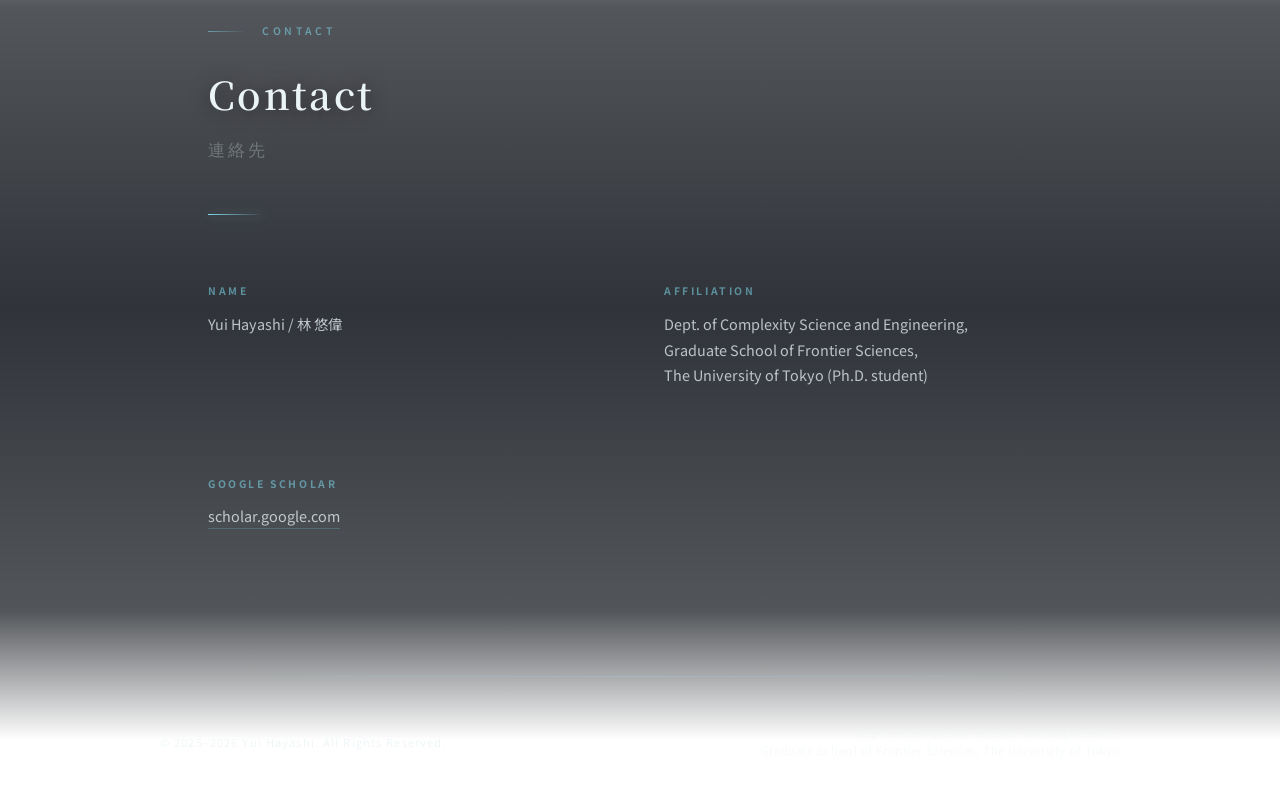
<file: en/index.html>
<!DOCTYPE html>
<html lang="en" prefix="og: https://ogp.me/ns#">
<head>
  <meta charset="UTF-8">
  <meta name="viewport" content="width=device-width, initial-scale=1.0">
  <title>Yui Hayashi — Ph.D. Student, The University of Tokyo | Bayesian Inference &amp; Small-Angle Scattering</title>
  <meta name="description" content="Homepage of Yui Hayashi, Ph.D. student at the Department of Complexity Science and Engineering, Graduate School of Frontier Sciences, The University of Tokyo. Research on Bayesian inference and model selection for X-ray and neutron small-angle scattering data.">
  <meta name="keywords" content="Yui Hayashi, The University of Tokyo, Bayesian Inference, Small-Angle Scattering, Model Selection, X-ray Scattering, Neutron Scattering, Complexity Science, Researcher">
  <meta name="author" content="Yui Hayashi / 林悠偉">
  <meta name="robots" content="index, follow">
  <link rel="canonical" href="https://yuihayashi.github.io/en/">
  <link rel="alternate" hreflang="ja" href="https://yuihayashi.github.io/">
  <link rel="alternate" hreflang="en" href="https://yuihayashi.github.io/en/">
  <link rel="alternate" hreflang="x-default" href="https://yuihayashi.github.io/">

  <!-- Open Graph / Facebook -->
  <meta property="og:type" content="website">
  <meta property="og:url" content="https://yuihayashi.github.io/en/">
  <meta property="og:title" content="Yui Hayashi — Ph.D. Student, The University of Tokyo">
  <meta property="og:description" content="Ph.D. student at the Department of Complexity Science and Engineering, Graduate School of Frontier Sciences, The University of Tokyo. Bayesian inference and model selection for X-ray and neutron small-angle scattering data.">
  <meta property="og:image" content="https://yuihayashi.github.io/icon.jpeg">
  <meta property="og:site_name" content="Yui Hayashi">
  <meta property="og:locale" content="en_US">
  <meta property="og:locale:alternate" content="ja_JP">

  <!-- Twitter Card -->
  <meta name="twitter:card" content="summary">
  <meta name="twitter:title" content="Yui Hayashi — Ph.D. Student, The University of Tokyo">
  <meta name="twitter:description" content="Ph.D. student at The University of Tokyo. Bayesian inference for small-angle scattering.">
  <meta name="twitter:image" content="https://yuihayashi.github.io/icon.jpeg">

  <!-- Structured Data (JSON-LD) -->
  <script type="application/ld+json">
  {
    "@context": "https://schema.org",
    "@type": "Person",
    "name": "Yui Hayashi",
    "alternateName": "林悠偉",
    "birthDate": "1999-07-04",
    "url": "https://yuihayashi.github.io/en/",
    "image": "https://yuihayashi.github.io/icon.jpeg",
    "jobTitle": "Ph.D. Student",
    "affiliation": {
      "@type": "Organization",
      "name": "Department of Complexity Science and Engineering, Graduate School of Frontier Sciences, The University of Tokyo",
      "url": "https://www.k.u-tokyo.ac.jp/"
    },
    "alumniOf": [
      {
        "@type": "Organization",
        "name": "Department of Physics, Faculty of Science and Technology, Tokyo University of Science"
      },
      {
        "@type": "Organization",
        "name": "Graduate School of Frontier Sciences, The University of Tokyo"
      }
    ],
    "knowsAbout": ["Bayesian Inference", "Small-Angle Scattering", "Model Selection", "X-ray Scattering", "Neutron Scattering"],
    "sameAs": [
      "https://scholar.google.com/citations?user=Pet-HJoAAAAJ&hl=en",
      "https://github.com/yuihayashi"
    ]
  }
  </script>

  <link rel="preconnect" href="https://fonts.googleapis.com">
  <link rel="preconnect" href="https://fonts.gstatic.com" crossorigin>
  <link href="https://fonts.googleapis.com/css2?family=Cormorant+Garamond:ital,wght@0,300;0,400;0,600;1,300&family=Noto+Serif+JP:wght@400;600;700;900&family=Noto+Sans+JP:wght@300;400;500;600&display=swap" rel="stylesheet">
  <link rel="stylesheet" href="/styles.css">
  <link rel="icon" type="image/jpeg" href="/icon.jpeg">
</head>
<body>

  <!-- ========== Deep-Sea Fish Simulation Background ========== -->
  <canvas id="bg-canvas" aria-hidden="true"></canvas>

  <!-- ========== Navigation ========== -->
  <header>
  <nav class="nav" role="navigation" aria-label="Main navigation">
    <a href="/en/" class="nav__logo">Yui Hayashi</a>
    <div class="nav__links">
      <a href="#biography">Biography</a>
      <a href="#research">Research</a>
      <a href="#publications">Publications</a>
      <a href="#awards">Awards</a>
      <a href="#contact">Contact</a>
      <a href="/" class="nav__lang" lang="ja" hreflang="ja" title="日本語版">JA</a>
    </div>
  </nav>
  </header>

  <main>

  <!-- ========== Hero ========== -->
  <section class="hero">
    <div class="hero__overlay"></div>
    <div class="hero__content">
      <h1 class="hero__name">Yui Hayashi</h1>
      <p class="hero__name-en">林 悠偉</p>
    </div>
    <div class="hero__scroll">
      SCROLL
      <span class="hero__scroll-line"></span>
    </div>
  </section>

  <!-- ========== Biography ========== -->
  <section class="section fade-in" id="biography">
    <p class="section__label">BIOGRAPHY</p>
    <h2 class="section__title">Biography</h2>
    <p class="section__title-en">略歴</p>
    <div class="section__divider"></div>

    <div class="bio">
      <img src="/icon.jpeg" alt="Yui Hayashi" class="bio__image" loading="lazy">
      <div class="bio__text">
        <p>
          Doctoral student at the Department of Complexity Science and Engineering,
          Graduate School of Frontier Sciences, The University of Tokyo.
          My research focuses on Bayesian inference for small-angle scattering data,
          including model selection and parameter estimation.
        </p>

        <div class="bio__detail">
          <div class="bio__detail-item">
            <span class="bio__detail-label">Affiliation</span>
            <span class="bio__detail-value">Graduate School of Frontier Sciences,<br>Dept. of Complexity Science and Engineering,<br>The University of Tokyo (Ph.D. student)<br>a.s.ist Inc.</span>
          </div>
          <div class="bio__detail-item">
            <span class="bio__detail-label">Hometown</span>
            <span class="bio__detail-value">Itabashi, Tokyo, Japan</span>
          </div>
          <div class="bio__detail-item">
            <span class="bio__detail-label">Date of Birth</span>
            <span class="bio__detail-value">July 4, 1999</span>
          </div>
          <div class="bio__detail-item">
            <span class="bio__detail-label">Keywords</span>
            <span class="bio__detail-value">Bayesian Inference<br>Small-Angle Scattering<br>Model Selection</span>
          </div>
        </div>

        <!-- Education -->
        <div class="bio__category">
          <h4 class="bio__category-title">Education</h4>
          <p class="bio__category-title-en">学歴</p>
          <div class="bio__category-divider"></div>
          <div class="bio__history-item">
            <span class="bio__history-date">Mar. 2022</span>
            <span class="bio__history-content">Graduated from the Department of Physics, Faculty of Science and Technology, Tokyo University of Science</span>
          </div>
          <div class="bio__history-item">
            <span class="bio__history-date">Mar. 2024</span>
            <span class="bio__history-content">Completed the Master's program, Department of Complexity Science and Engineering, Graduate School of Frontier Sciences, The University of Tokyo</span>
          </div>
          <div class="bio__history-item">
            <span class="bio__history-date">Apr. 2024 – Present</span>
            <span class="bio__history-content">Ph.D. student, Department of Complexity Science and Engineering, Graduate School of Frontier Sciences, The University of Tokyo</span>
          </div>
        </div>

        <!-- Career -->
        <div class="bio__category">
          <h4 class="bio__category-title">Career</h4>
          <p class="bio__category-title-en">職歴</p>
          <div class="bio__category-divider"></div>
          <div class="bio__history-item">
            <span class="bio__history-date">Apr. 2023</span>
            <span class="bio__history-content">Joined a.s.ist Inc.</span>
          </div>
          <div class="bio__history-item">
            <span class="bio__history-date">Apr. 2024 – Jun. 2024</span>
            <span class="bio__history-content">Research Assistant, The University of Tokyo</span>
          </div>
          <div class="bio__history-item">
            <span class="bio__history-date">Sep. 2023 – Present</span>
            <span class="bio__history-content">Representative Director &amp; CEO, a.s.ist Inc.</span>
          </div>
        </div>

        <!-- Research Projects -->
        <div class="bio__category">
          <h4 class="bio__category-title">Research Projects</h4>
          <p class="bio__category-title-en">研究プロジェクト</p>
          <div class="bio__category-divider"></div>
          <div class="bio__history-item">
            <span class="bio__history-date">Apr. 2024 – Mar. 2027</span>
            <span class="bio__history-content">The University of Tokyo "BOOST NAIS" project — Advanced AI Talent Development to Lead the Next-Generation Intelligent Society — supported by the BOOST program (Broadening Opportunities for Outstanding young researchers and doctoral students in STrategic areas) of the Japan Science and Technology Agency (JST)</span>
          </div>
          <div class="bio__history-item">
            <span class="bio__history-date">Nov. 2024 – Mar. 2025</span>
            <span class="bio__history-content">The University of Tokyo SPRING GX, AY2024 Challenging and Interdisciplinary Emergent Research Project (voluntary interdisciplinary project research)</span>
          </div>
        </div>
      </div>
    </div>
  </section>

  <!-- ========== Research ========== -->
  <section class="section fade-in" id="research">
    <p class="section__label">RESEARCH</p>
    <h2 class="section__title">Research</h2>
    <p class="section__title-en">研究</p>
    <div class="section__divider"></div>

    <div class="research__grid">
      <div class="research__card">
        <p class="research__card-number">01</p>
        <h3 class="research__card-title">Bayesian Inference for X-ray and Neutron Scattering</h3>
        <p class="research__card-title-en">X線・中性子散乱のベイズ推論</p>
        <p class="research__card-desc">
          I apply Bayesian inference to small-angle scattering (SAS) data from
          X-ray and neutron experiments to select structural models of the sample
          and to estimate their physical parameters. The Bayesian approach
          quantifies the uncertainty of each model and, through the evaluation of
          marginal likelihoods, enables appropriate model selection while
          avoiding overfitting.
        </p>
      </div>
    </div>
  </section>

  <!-- ========== Publications (All combined) ========== -->
  <section class="section fade-in" id="publications">
    <p class="section__label">PUBLICATIONS</p>
    <h2 class="section__title">Publications</h2>
    <p class="section__title-en">業績</p>
    <div class="section__divider"></div>

    <!-- Journal Papers -->
    <div class="pub-section__header">
      <h3 class="pub-section__title">Journal Papers &amp; Preprints</h3>
      <span class="pub-section__count">(5)</span>
    </div>
    <div class="pub-list">
      <div class="pub-item">
        <p class="pub-item__title">Bayesian Inference for Small-Angle Scattering Data</p>
        <p class="pub-item__authors"><strong>Hayashi, Y.</strong>, Katakami, S., Kuwamoto, S., Nagata, K., Mizumaki, M., &amp; Okada, M. (2023).</p>
        <p class="pub-item__venue">Journal of the Physical Society of Japan, 92(9), 094002.</p>
      </div>
      <div class="pub-item">
        <p class="pub-item__title">Quantitative Selection of Sample Structures in Small-Angle Scattering Using Bayesian Methods</p>
        <p class="pub-item__authors"><strong>Hayashi, Y.</strong>, Katakami, S., Kuwamoto, S., Nagata, K., Mizumaki, M., &amp; Okada, M. (2024).</p>
        <p class="pub-item__venue">Journal of Applied Crystallography, 57(4), 955-965.</p>
      </div>
      <div class="pub-item">
        <p class="pub-item__title">Bayesian Inference for Small-Angle Scattering Data II: Core–Shell Samples</p>
        <p class="pub-item__authors">Oyama, K., <strong>Hayashi, Y.</strong>, Kuwamoto, S., Katakami, S., Nagata, K., Mizumaki, M., &amp; Okada, M. (2025).</p>
        <p class="pub-item__venue">Journal of the Physical Society of Japan, 94(4), 044601.</p>
      </div>
      <div class="pub-item">
        <p class="pub-item__title">GPU-Accelerated Sequential Monte Carlo for Bayesian Spectral Analysis</p>
        <p class="pub-item__authors">Nabika, T.<sup>*</sup>, <strong>Hayashi, Y.</strong><sup>*</sup>, &amp; Okada, M. (2026).</p>
        <p class="pub-item__authors">*Co-first authors. These authors contributed equally.</p>
        <p class="pub-item__venue">Physical Review E, 114(3), 035303. <a href="https://doi.org/10.1103/35xk-s7w3" target="_blank" rel="noopener">Link</a></p>
      </div>
      <div class="pub-item">
        <p class="pub-item__title">Resolving the Effects of the Mixing Process on Hierarchical Structures in Polymer Nanocomposites by Bayesian Ultra-Small-Angle X-ray Scattering Analysis</p>
        <p class="pub-item__authors"><strong>Hayashi, Y.</strong>, Mita, K., Kuwamoto, S., &amp; Okada, M. (2026).</p>
        <p class="pub-item__venue">arXiv preprint, arXiv:2610.09653. <a href="https://arxiv.org/abs/2610.09653" target="_blank" rel="noopener">Link</a></p>
      </div>
    </div>

    <!-- Invited Talks -->
    <div class="pub-section__header" style="margin-top: 3rem;">
      <h3 class="pub-section__title">Invited Talks</h3>
      <span class="pub-section__count">(3)</span>
    </div>
    <div class="pub-list">
      <div class="pub-item">
        <p class="pub-item__title">Sample Model Selection and Parameter Estimation for Small-Angle Scattering with Bayesian Measurement</p>
        <p class="pub-item__authors"><strong>Yui Hayashi</strong></p>
        <p class="pub-item__venue">
          Symposium "Bayesian Measurement: Current Status and Prospects",
          Kyushu Synchrotron Light Research Center (SAGA-LS), Seminar Room A,
          Saga, Japan, October 2024. (in Japanese)
        </p>
      </div>
      <div class="pub-item">
        <p class="pub-item__title">Bayesian Inference of Sample Parameters and Models Based on Small-Angle Scattering Data</p>
        <p class="pub-item__authors"><strong>Yui Hayashi</strong></p>
        <p class="pub-item__venue">
          Neutron Seminar / Functional Materials Seminar, The Institute for Solid
          State Physics, The University of Tokyo, Kashiwa, Japan (hybrid),
          April 2024. (in Japanese)
          <a href="https://www.issp.u-tokyo.ac.jp/maincontents/seminar/all2.html?ptype=seminar&pid=21987" target="_blank" rel="noopener">Link</a>
        </p>
      </div>
      <div class="pub-item">
        <p class="pub-item__title">Bayesian Estimation of Sample Parameters Using Small-Angle Scattering Measurement Data</p>
        <p class="pub-item__authors"><strong>Yui Hayashi</strong></p>
        <p class="pub-item__venue">
          The 88th SPring-8 Advanced Utilization Technology Workshop / The 4th Workshop
          "Advanced Data Analysis Based on Data-Driven Science: Bayesian Measurement",
          Conference Room, SACLA Experimental Research Building, Hyogo, Japan (hybrid),
          March 2023. (in Japanese)
          <a href="http://www.spring8.or.jp/ja/science/meetings/2023/230307/" target="_blank" rel="noopener">Link</a>
        </p>
      </div>
    </div>

    <!-- Conference Presentations -->
    <div class="pub-section__header" style="margin-top: 3rem;">
      <h3 class="pub-section__title">Conference Presentations</h3>
      <span class="pub-section__count">(5)</span>
    </div>
    <div class="pub-list">
      <div class="pub-item">
        <p class="pub-item__title">Bayesian Inference Approach to the Unified Fit Analysis of Small-Angle Scattering Data</p>
        <p class="pub-item__authors"><strong>Y. Hayashi</strong>, K. Mita, S. Kuwamoto, and M. Okada</p>
        <p class="pub-item__venue">
          Poster Presentation at the Twenty-Seventh Congress and General Assembly of the International Union of Crystallography (IUCr2026),
          Abstract No. 1993, Calgary, Canada, August 11–18, 2026.
        </p>
      </div>
      <div class="pub-item">
        <p class="pub-item__title">Bayesian Inference of Models and Parameters in Small-Angle Scattering</p>
        <p class="pub-item__authors"><strong>Yui Hayashi</strong>, Shun Katakami, Shigeo Kuwamoto, Kenji Nagata, Masaichiro Mizumaki and Masato Okada</p>
        <p class="pub-item__venue">
          Poster Presentation at the XIX International Small-Angle Scattering Conference (SAS2024),
          Taipei, Taiwan, November 3–8, 2024.
        </p>
      </div>
      <div class="pub-item">
        <p class="pub-item__title">Selection of Sample Structures in Small-Angle Scattering Experiments Using a Bayesian Approach</p>
        <p class="pub-item__authors"><strong>Yui Hayashi</strong>, Shun Katakami, Shigeo Kuwamoto, Kenji Nagata, Masaichiro Mizumaki and Masato Okada</p>
        <p class="pub-item__venue">
          The 78th Annual Meeting of the Physical Society of Japan,
          Tohoku University, September 2023. (in Japanese)
        </p>
      </div>
      <div class="pub-item">
        <p class="pub-item__title">Bayesian Inference for Small-Angle Scattering Data</p>
        <p class="pub-item__authors"><strong>Yui Hayashi</strong>, Shun Katakami, Shigeo Kuwamoto, Kenji Nagata, Masaichiro Mizumaki and Masato Okada</p>
        <p class="pub-item__venue">
          The Physical Society of Japan 2023 Spring Meeting, 24aL3-12,
          online, March 2023. (in Japanese)
        </p>
      </div>
      <div class="pub-item">
        <p class="pub-item__title">Bayesian Inference for Small-Angle Scattering Data</p>
        <p class="pub-item__authors"><strong>Yui Hayashi</strong>, Shun Katakami, Shigeo Kuwamoto, Kenji Nagata, Masaichiro Mizumaki and Masato Okada</p>
        <p class="pub-item__venue">
          The 25th Workshop on Information-Based Induction Sciences (IBIS2022),
          Tsukuba International Congress Center, November 2022. (in Japanese)
        </p>
      </div>
    </div>
  </section>

  <!-- ========== Awards ========== -->
  <section class="section fade-in" id="awards">
    <p class="section__label">RECOGNITION</p>
    <h2 class="section__title">Awards</h2>
    <p class="section__title-en">受賞</p>
    <div class="section__divider"></div>

    <div class="awards__list">
      <div class="award__item">
        <span class="award__year">2024</span>
        <div class="award__content">
          <span class="award__title">Bronze Poster Award</span>
          <span class="award__detail">
            <strong>Yui Hayashi</strong>. XIX International Small-Angle Scattering Conference (SAS2024), Taipei, Taiwan, November 3–8, 2024.
            Presentation title: "Bayesian Inference of Models and Parameters in Small-Angle Scattering."
          </span>
        </div>
      </div>
      <div class="award__item">
        <span class="award__year">2024</span>
        <div class="award__content">
          <span class="award__title">Grand Prize — UMP-JUST Generative AI Hackathon Contest</span>
          <span class="award__detail">
            Keisuke Shioya, <strong>Yui Hayashi</strong>, Masaumi Shimizu, Ryota Moriguchi, 上林生季, 村上和聴 (Team a.s.ist-lab).
            Generative AI Hackathon Contest hosted by UMP-JUST, the industry–academia
            collaboration platform of the Graduate School of Information Science and
            Technology, The University of Tokyo, September 2024.
          </span>
        </div>
      </div>
      <div class="award__item">
        <span class="award__year">2023</span>
        <div class="award__content">
          <span class="award__title">Grand Prize — The 6th Data Science Contest</span>
          <span class="award__detail">
            Keisuke Shioya, Tomohiro Nabika, <strong>Yui Hayashi</strong> (a.s.ist Inc.).
            The 6th Data Science Contest, Mathematics and Informatics Center,
            The University of Tokyo, September 2023.
            <a href="http://www.mi.u-tokyo.ac.jp/contest2023.html" target="_blank" rel="noopener">Link</a> (names in Japanese syllabary order)
          </span>
        </div>
      </div>
    </div>
  </section>

  <!-- ========== Contact ========== -->
  <section class="section contact fade-in" id="contact">
    <p class="section__label">CONTACT</p>
    <h2 class="section__title">Contact</h2>
    <p class="section__title-en">連絡先</p>
    <div class="section__divider"></div>

    <div class="contact__grid">
      <div class="contact__item">
        <p class="contact__label">NAME</p>
        <p class="contact__value">Yui Hayashi / 林 悠偉</p>
      </div>
      <div class="contact__item">
        <p class="contact__label">AFFILIATION</p>
        <p class="contact__value">
          Dept. of Complexity Science and Engineering,<br>
          Graduate School of Frontier Sciences,<br>
          The University of Tokyo (Ph.D. student)
        </p>
      </div>
      <div class="contact__item">
        <p class="contact__label">Google Scholar</p>
        <p class="contact__value">
          <a href="https://scholar.google.com/citations?user=Pet-HJoAAAAJ&hl=en" target="_blank" rel="noopener">
            scholar.google.com
          </a>
        </p>
      </div>
    </div>
  </section>

  </main>

  <!-- ========== Footer ========== -->
  <footer class="footer">
    <div class="footer__inner">
      <p class="footer__copy">&copy; 2025–2026 Yui Hayashi. All Rights Reserved.</p>
      <p class="footer__affiliation">Dept. of Complexity Science and Engineering,<br>Graduate School of Frontier Sciences, The University of Tokyo</p>
    </div>
  </footer>

  <script src="/fish-background.js" defer></script>
  <script src="/scripts.js" defer></script>
</body>
</html>
</file>
<file: styles.css>
/* ============================================
   Yui Hayashi — Personal Website
   Abyssal / bioluminescent art direction.
   Background: WebGL2 fish-school simulation
   (fish-background.js) on #bg-canvas.
   ============================================ */

/* ---------- Design Tokens ---------- */
:root {
  --ink: #eaf3f6;
  --ink-dim: rgba(234, 243, 246, 0.75);
  --ink-faint: rgba(234, 243, 246, 0.42);
  --ink-ghost: rgba(234, 243, 246, 0.28);
  --accent: #7fd9ec;                       /* bioluminescent cyan */
  --accent-dim: rgba(127, 217, 236, 0.55);
  --accent-faint: rgba(127, 217, 236, 0.22);
  --line: rgba(150, 214, 233, 0.13);
  --line-strong: rgba(150, 214, 233, 0.30);
  --abyss: #010409;
  --glass: rgba(5, 16, 28, 0.42);
}

/* ---------- Reset & Base ---------- */
*, *::before, *::after {
  margin: 0;
  padding: 0;
  box-sizing: border-box;
}

html {
  scroll-behavior: smooth;
  font-size: 16px;
}

body {
  /* Tropical-water fallback gradient — the WebGL canvas paints over this. */
  background:
    radial-gradient(120% 100% at 55% -20%, #14556c 0%, #093a52 46%, #03202e 100%);
  background-attachment: fixed;
  color: var(--ink);
  font-family: "Helvetica Neue", "Noto Sans JP", Arial, sans-serif;
  line-height: 1.8;
  -webkit-font-smoothing: antialiased;
  -moz-osx-font-smoothing: grayscale;
  overflow-x: hidden;
}

a {
  color: #c0ced4;
  text-decoration: none;
  transition: color 0.3s ease;
}

a:hover {
  color: var(--accent);
}

ul {
  list-style: none;
}

img {
  max-width: 100%;
  height: auto;
}

::selection {
  background: rgba(127, 217, 236, 0.25);
  color: #fff;
}

/* ---------- Scrollbar ---------- */
::-webkit-scrollbar {
  width: 10px;
}
::-webkit-scrollbar-track {
  background: #030a12;
}
::-webkit-scrollbar-thumb {
  background: rgba(115, 185, 210, 0.22);
  border-radius: 5px;
  border: 2px solid #030a12;
}
::-webkit-scrollbar-thumb:hover {
  background: rgba(127, 217, 236, 0.45);
}

/* ---------- Background Simulation Canvas ---------- */
#bg-canvas {
  position: fixed;
  inset: 0;
  width: 100vw;
  height: 100vh;
  z-index: -1;
  pointer-events: none;
}

body.no-webgl #bg-canvas {
  display: none;
}

/* ---------- Navigation ---------- */
.nav {
  position: fixed;
  top: 0;
  left: 0;
  width: 100%;
  z-index: 10000;
  padding: 1.5rem 3rem;
  display: flex;
  justify-content: space-between;
  align-items: center;
  transition: background 0.4s ease, padding 0.4s ease, border-color 0.4s ease;
  background: transparent;
  border-bottom: 1px solid transparent;
}

.nav.scrolled {
  background: rgba(3, 11, 20, 0.66);
  padding: 1rem 3rem;
  backdrop-filter: blur(16px) saturate(1.2);
  -webkit-backdrop-filter: blur(16px) saturate(1.2);
  border-bottom: 1px solid var(--line);
}

.nav__logo {
  font-size: 0.85rem;
  font-weight: 600;
  letter-spacing: 0.18em;
  text-transform: uppercase;
  color: var(--ink);
  display: flex;
  align-items: center;
  gap: 0.6rem;
}

.nav__logo::before {
  content: "";
  width: 6px;
  height: 6px;
  border-radius: 50%;
  background: var(--accent);
  box-shadow: 0 0 8px var(--accent), 0 0 20px rgba(127, 217, 236, 0.5);
  animation: lure 4.5s ease-in-out infinite;
}

@keyframes lure {
  0%, 100% { opacity: 0.55; transform: scale(0.85); }
  50% { opacity: 1; transform: scale(1.1); }
}

.nav__links {
  display: flex;
  gap: 2.5rem;
}

.nav__links a {
  font-size: 0.75rem;
  font-weight: 500;
  letter-spacing: 0.2em;
  text-transform: uppercase;
  color: var(--ink-faint);
  text-shadow: 0 1px 10px rgba(0, 25, 35, 0.65);
  transition: color 0.3s ease, text-shadow 0.3s ease;
  position: relative;
}

.nav__links a::after {
  content: "";
  position: absolute;
  bottom: -4px;
  left: 0;
  width: 0;
  height: 1px;
  background: linear-gradient(90deg, var(--accent), transparent);
  transition: width 0.35s ease;
}

.nav__links a:hover,
.nav__links a.active {
  color: var(--ink);
  text-shadow: 0 0 14px rgba(127, 217, 236, 0.55);
}

.nav__links a:hover::after,
.nav__links a.active::after {
  width: 100%;
}

/* Language toggle (JA <-> EN) */
.nav__links a.nav__lang {
  padding: 0.14rem 0.55rem;
  border: 1px solid var(--line-strong);
  border-radius: 2px;
  color: var(--accent-dim);
}

.nav__links a.nav__lang::after {
  display: none;
}

.nav__links a.nav__lang:hover {
  color: var(--accent);
  border-color: var(--accent-dim);
}

/* ---------- Hero Section ---------- */
.hero {
  position: relative;
  height: 100vh;
  display: flex;
  flex-direction: column;
  justify-content: center;
  align-items: flex-end;
  text-align: right;
  overflow: hidden;
}

.hero__overlay {
  position: absolute;
  inset: 0;
  background: linear-gradient(
    180deg,
    rgba(1, 4, 9, 0.0) 0%,
    rgba(1, 4, 9, 0.08) 55%,
    rgba(1, 4, 9, 0.55) 100%
  );
  z-index: 1;
}

.hero__content {
  position: relative;
  z-index: 2;
  padding-right: clamp(2rem, 8vw, 7rem);
  display: flex;
  flex-direction: column;
  align-items: flex-end;
}

.hero__name {
  font-family: "Noto Serif JP", "Times New Roman", serif;
  font-size: clamp(2.6rem, 7vw, 5.2rem);
  font-weight: 900;
  letter-spacing: 0.12em;
  margin-bottom: 0.4rem;
  color: var(--ink);
  text-shadow:
    0 2px 26px rgba(0, 0, 0, 0.65),
    0 0 60px rgba(72, 168, 202, 0.28);
  animation: heroRise 1.6s cubic-bezier(0.22, 1, 0.36, 1) 0.15s both;
}

.hero__name-en {
  font-family: "Cormorant Garamond", "Times New Roman", serif;
  font-size: clamp(1.3rem, 3vw, 2.5rem);
  font-weight: 400;
  letter-spacing: 0.34em;
  margin-bottom: 1.6rem;
  background: linear-gradient(100deg, #f2fafd 20%, #9fdcee 55%, #5da8c4 90%);
  -webkit-background-clip: text;
  background-clip: text;
  color: transparent;
  filter: drop-shadow(0 1px 12px rgba(0, 20, 35, 0.6));
  animation: heroRise 1.6s cubic-bezier(0.22, 1, 0.36, 1) 0.35s both;
}

@keyframes heroRise {
  from { opacity: 0; transform: translateY(26px); filter: blur(6px); }
  to { opacity: 1; transform: translateY(0); filter: blur(0); }
}

.hero__scroll {
  position: absolute;
  bottom: 3rem;
  left: 50%;
  transform: translateX(-50%);
  z-index: 2;
  font-size: 0.65rem;
  letter-spacing: 0.34em;
  text-transform: uppercase;
  color: rgba(178, 222, 236, 0.38);
  display: flex;
  flex-direction: column;
  align-items: center;
  gap: 0.8rem;
  animation: fadeInUp 1.5s ease 1.1s both;
}

.hero__scroll-line {
  width: 1px;
  height: 54px;
  background: linear-gradient(180deg, var(--accent-dim) 0%, transparent 100%);
  animation: scrollPulse 2.2s ease-in-out infinite;
}

@keyframes scrollPulse {
  0%, 100% { opacity: 0.3; transform: scaleY(1); }
  50% { opacity: 1; transform: scaleY(1.2); }
}

@keyframes fadeInUp {
  from { opacity: 0; transform: translate(-50%, 20px); }
  to { opacity: 1; transform: translate(-50%, 0); }
}

/* ---------- Sections ---------- */
.section {
  position: relative;
  padding: 8rem 3rem;
  max-width: 960px;
  margin: 0 auto;
}

/* A veil of dark water behind each block of text. */
.section::before {
  content: "";
  position: absolute;
  inset: -4rem -100vw;
  z-index: -1;
  background: linear-gradient(
    180deg,
    rgba(1, 5, 11, 0.0) 0%,
    rgba(1, 5, 11, 0.68) 15%,
    rgba(2, 7, 14, 0.82) 50%,
    rgba(1, 5, 11, 0.68) 85%,
    rgba(1, 5, 11, 0.0) 100%
  );
  pointer-events: none;
}

.section__label {
  font-size: 0.65rem;
  font-weight: 600;
  letter-spacing: 0.34em;
  text-transform: uppercase;
  color: var(--accent-dim);
  margin-bottom: 1.1rem;
  display: flex;
  align-items: center;
  gap: 1rem;
}

.section__label::before {
  content: "";
  width: 2.4rem;
  height: 1px;
  background: linear-gradient(90deg, var(--accent-dim), transparent);
}

.section__title {
  font-family: "Noto Serif JP", "Times New Roman", serif;
  font-size: 2.4rem;
  font-weight: 600;
  letter-spacing: 0.06em;
  margin-bottom: 0.5rem;
  color: var(--ink);
  text-shadow: 0 2px 18px rgba(0, 0, 0, 0.5);
}

.section__title-en {
  font-family: "Cormorant Garamond", "Times New Roman", serif;
  font-size: 1.05rem;
  font-weight: 300;
  letter-spacing: 0.18em;
  color: var(--ink-ghost);
  margin-bottom: 3rem;
}

.section__divider {
  width: 56px;
  height: 1px;
  background: linear-gradient(90deg, var(--accent), rgba(127, 217, 236, 0.0));
  box-shadow: 0 0 12px rgba(127, 217, 236, 0.35);
  margin-bottom: 3rem;
}

/* ---------- Fade-in Animation ---------- */
.fade-in {
  opacity: 0;
  transform: translateY(34px);
  filter: blur(5px);
  transition: opacity 1s ease, transform 1s cubic-bezier(0.22, 1, 0.36, 1), filter 1s ease;
}

.fade-in.visible {
  opacity: 1;
  transform: translateY(0);
  filter: blur(0);
}

@media (prefers-reduced-motion: reduce) {
  .fade-in {
    opacity: 1;
    transform: none;
    filter: none;
    transition: none;
  }
  .hero__name, .hero__name-en, .hero__scroll {
    animation: none;
  }
}

/* ---------- Biography ---------- */
.bio {
  display: grid;
  grid-template-columns: 1fr 1fr;
  gap: 4rem;
  align-items: start;
}

.bio__image {
  width: 100%;
  aspect-ratio: 3 / 4;
  object-fit: cover;
  filter: grayscale(20%) brightness(0.96);
  border-radius: 2px;
  border: 1px solid var(--line);
  box-shadow: 0 18px 50px rgba(0, 0, 0, 0.5);
  transition: filter 0.5s ease, box-shadow 0.5s ease;
}

.bio__image:hover {
  filter: grayscale(0%) brightness(1);
  box-shadow: 0 18px 60px rgba(10, 60, 90, 0.45);
}

.bio__text p {
  font-size: 0.95rem;
  line-height: 2.05;
  color: var(--ink-dim);
  margin-bottom: 1.5rem;
}

.bio__detail {
  margin-top: 2rem;
}

.bio__detail-item {
  display: flex;
  gap: 1.5rem;
  padding: 1rem 0;
  border-bottom: 1px solid var(--line);
}

.bio__detail-label {
  font-size: 0.7rem;
  font-weight: 600;
  letter-spacing: 0.2em;
  text-transform: uppercase;
  color: var(--accent-dim);
  min-width: 100px;
  flex-shrink: 0;
}

.bio__detail-value {
  font-size: 0.9rem;
  color: var(--ink-dim);
  line-height: 1.8;
}

/* ---------- Biography History ---------- */
.bio__category {
  margin-top: 3rem;
}

.bio__category-title {
  font-family: "Noto Serif JP", "Times New Roman", serif;
  font-size: 1.1rem;
  font-weight: 600;
  color: var(--ink);
  margin-bottom: 0.3rem;
}

.bio__category-title-en {
  font-size: 0.8rem;
  font-weight: 300;
  letter-spacing: 0.1em;
  color: var(--ink-ghost);
  margin-bottom: 1rem;
}

.bio__category-divider {
  width: 24px;
  height: 1px;
  background: var(--accent-faint);
  margin-bottom: 1.2rem;
}

.bio__history-item {
  display: grid;
  grid-template-columns: 140px 1fr;
  gap: 1.5rem;
  padding: 0.7rem 0;
  border-bottom: 1px solid rgba(150, 214, 233, 0.07);
}

.bio__history-item:last-child {
  border-bottom: none;
}

.bio__history-date {
  font-size: 0.8rem;
  font-weight: 500;
  color: var(--ink-faint);
  letter-spacing: 0.03em;
  white-space: nowrap;
}

.bio__history-content {
  font-size: 0.88rem;
  color: var(--ink-dim);
  line-height: 1.7;
}

.bio__history-content small {
  display: block;
  font-size: 0.78rem;
  color: var(--ink-ghost);
  margin-top: 0.2rem;
}

/* ---------- Research ---------- */
.research__grid {
  display: grid;
  grid-template-columns: 1fr;
  gap: 2rem;
}

.research__card {
  position: relative;
  padding: 2.6rem;
  background: var(--glass);
  border: 1px solid var(--line);
  border-radius: 3px;
  overflow: hidden;
  backdrop-filter: blur(9px);
  -webkit-backdrop-filter: blur(9px);
  transition: border-color 0.4s ease, transform 0.4s ease, box-shadow 0.4s ease;
}

.research__card::after {
  content: "";
  position: absolute;
  top: 0;
  left: -60%;
  width: 45%;
  height: 100%;
  background: linear-gradient(100deg, transparent, rgba(127, 217, 236, 0.06), transparent);
  transform: skewX(-18deg);
  transition: left 0.9s ease;
  pointer-events: none;
}

.research__card:hover {
  border-color: rgba(127, 217, 236, 0.35);
  transform: translateY(-3px);
  box-shadow: 0 22px 48px rgba(0, 0, 0, 0.45), 0 0 34px rgba(50, 140, 175, 0.14);
}

.research__card:hover::after {
  left: 115%;
}

.research__card-number {
  position: absolute;
  top: 0.6rem;
  right: 1.4rem;
  font-family: "Cormorant Garamond", serif;
  font-size: 5.2rem;
  font-weight: 300;
  line-height: 1;
  letter-spacing: 0.02em;
  color: rgba(127, 217, 236, 0.09);
  pointer-events: none;
}

.research__card-title {
  font-family: "Noto Serif JP", "Times New Roman", serif;
  font-size: 1.25rem;
  font-weight: 600;
  margin-bottom: 0.4rem;
  color: var(--ink);
}

.research__card-title-en {
  font-size: 0.85rem;
  font-weight: 300;
  letter-spacing: 0.08em;
  color: var(--ink-faint);
  margin-bottom: 1.2rem;
}

.research__card-desc {
  font-size: 0.9rem;
  line-height: 1.95;
  color: var(--ink-dim);
}

/* ---------- Awards ---------- */
.awards__list {
  display: flex;
  flex-direction: column;
}

.award__item {
  display: grid;
  grid-template-columns: 80px 1fr;
  gap: 2rem;
  padding: 1.8rem 1rem;
  border-bottom: 1px solid var(--line);
  transition: background 0.3s ease;
}

.award__item:first-child {
  border-top: 1px solid var(--line);
}

.award__item:hover {
  background: rgba(127, 217, 236, 0.035);
}

.award__year {
  font-family: "Cormorant Garamond", serif;
  font-size: 1.05rem;
  font-weight: 400;
  color: var(--accent-dim);
  letter-spacing: 0.08em;
}

.award__content {
  display: flex;
  flex-direction: column;
  gap: 0.3rem;
}

.award__title {
  font-size: 0.95rem;
  color: var(--ink);
  line-height: 1.7;
}

.award__detail {
  font-size: 0.8rem;
  color: var(--ink-faint);
  line-height: 1.6;
}

/* ---------- Contact ---------- */
.contact {
  border-top: 1px solid var(--line);
  padding-top: 5rem;
}

.contact__grid {
  display: grid;
  grid-template-columns: 1fr 1fr;
  gap: 3rem;
}

.contact__item {
  padding: 1.2rem 0;
}

.contact__label {
  font-size: 0.65rem;
  font-weight: 700;
  letter-spacing: 0.25em;
  text-transform: uppercase;
  color: var(--accent-dim);
  margin-bottom: 0.6rem;
}

.contact__value {
  font-size: 0.9rem;
  color: var(--ink-dim);
  line-height: 1.8;
}

.contact__value a {
  color: var(--ink-dim);
  border-bottom: 1px solid var(--accent-faint);
  transition: color 0.3s ease, border-color 0.3s ease, text-shadow 0.3s ease;
  padding-bottom: 2px;
}

.contact__value a:hover {
  color: var(--accent);
  border-color: var(--accent-dim);
  text-shadow: 0 0 14px rgba(127, 217, 236, 0.5);
}

/* ---------- Footer ---------- */
.footer {
  position: relative;
  padding: 3rem;
  text-align: center;
}

.footer::before {
  content: "";
  position: absolute;
  top: 0;
  left: 50%;
  transform: translateX(-50%);
  width: min(960px, 88%);
  height: 1px;
  background: linear-gradient(90deg, transparent, var(--line-strong), transparent);
}

.footer__inner {
  max-width: 960px;
  margin: 0 auto;
  display: flex;
  justify-content: space-between;
  align-items: center;
}

.footer__copy {
  font-size: 0.7rem;
  color: var(--ink-dim);
  letter-spacing: 0.1em;
}

.footer__affiliation {
  font-size: 0.7rem;
  color: var(--ink-faint);
  letter-spacing: 0.05em;
  text-align: right;
  line-height: 1.6;
}

/* ---------- Publications ---------- */
.pub-hero {
  padding: 10rem 3rem 4rem;
  text-align: center;
}

.pub-hero__title {
  font-family: "Cormorant Garamond", "Times New Roman", serif;
  font-size: 3rem;
  font-weight: 300;
  letter-spacing: 0.15em;
  color: var(--ink);
  margin-bottom: 0.5rem;
}

.pub-hero__sub {
  font-size: 0.85rem;
  color: var(--ink-faint);
  letter-spacing: 0.1em;
}

.pub-section {
  padding: 3rem 3rem 5rem;
  max-width: 960px;
  margin: 0 auto;
}

.pub-section__header {
  display: flex;
  align-items: baseline;
  gap: 1rem;
  margin-bottom: 2.5rem;
  padding-bottom: 1rem;
  border-bottom: 1px solid var(--line);
}

.pub-section__title {
  font-family: "Noto Serif JP", "Times New Roman", serif;
  font-size: 1.4rem;
  font-weight: 600;
  color: var(--ink);
}

.pub-section__count {
  font-family: "Cormorant Garamond", serif;
  font-size: 0.9rem;
  color: var(--accent-dim);
  letter-spacing: 0.08em;
}

.pub-list {
  display: flex;
  flex-direction: column;
}

.pub-item {
  padding: 1.8rem 0 1.8rem 1.4rem;
  border-bottom: 1px solid rgba(150, 214, 233, 0.07);
  border-left: 1px solid rgba(150, 214, 233, 0.14);
  transition: background 0.35s ease, border-left-color 0.35s ease, padding-left 0.35s ease;
}

.pub-item:hover {
  background: linear-gradient(90deg, rgba(127, 217, 236, 0.05), transparent 65%);
  border-left-color: var(--accent);
  padding-left: 1.8rem;
}

.pub-item__title {
  font-size: 0.95rem;
  font-weight: 500;
  color: var(--ink);
  line-height: 1.7;
  margin-bottom: 0.4rem;
}

.pub-item__authors {
  font-size: 0.82rem;
  color: var(--ink-faint);
  line-height: 1.6;
  margin-bottom: 0.3rem;
}

.pub-item__authors strong {
  color: var(--ink-dim);
  font-weight: 600;
}

.pub-item__venue {
  font-size: 0.8rem;
  color: var(--ink-ghost);
  line-height: 1.5;
}

.pub-item__venue a {
  color: var(--accent-dim);
  border-bottom: 1px solid var(--accent-faint);
}

.pub-item__venue a:hover {
  color: var(--accent);
  border-color: var(--accent-dim);
}

/* ---------- Responsive ---------- */
@media (max-width: 768px) {
  .nav {
    padding: 1.2rem 1.5rem;
  }

  .nav.scrolled {
    padding: 0.8rem 1.5rem;
  }

  .nav__links {
    gap: 1rem;
  }

  .nav__links a {
    font-size: 0.6rem;
  }

  .hero {
    align-items: center;
    text-align: center;
  }

  .hero__content {
    padding-right: 0;
    align-items: center;
  }

  .section {
    padding: 5rem 1.5rem;
  }

  .bio {
    grid-template-columns: 1fr;
    gap: 2rem;
  }

  .bio__image {
    aspect-ratio: 16 / 9;
  }

  .bio__detail-item {
    flex-direction: column;
    gap: 0.3rem;
  }

  .bio__history-item {
    grid-template-columns: 1fr;
    gap: 0.3rem;
  }

  .bio__history-date {
    font-size: 0.75rem;
  }

  .section__title {
    font-size: 1.7rem;
  }

  .research__card {
    padding: 1.8rem;
  }

  .research__card-number {
    font-size: 3.6rem;
  }

  .contact__grid {
    grid-template-columns: 1fr;
    gap: 1em;
  }

  .footer__inner {
    flex-direction: column;
    gap: 1rem;
  }

  .footer__affiliation {
    text-align: center;
  }

  .pub-hero {
    padding: 8rem 1.5rem 3rem;
  }

  .pub-hero__title {
    font-size: 2rem;
  }

  .pub-section {
    padding: 2rem 1.5rem 4rem;
  }

  .pub-item {
    padding-left: 1rem;
  }

  .pub-item:hover {
    padding-left: 1.2rem;
  }

  .award__item {
    grid-template-columns: 60px 1fr;
    gap: 1rem;
    padding: 1.8rem 0.4rem;
  }
}

@media (max-width: 480px) {
  .nav {
    padding: 1rem 1.2rem;
    align-items: flex-start;
  }

  .nav__logo {
    font-size: 0.72rem;
    white-space: nowrap;
  }

  .nav__links {
    flex-wrap: wrap;
    justify-content: flex-end;
    row-gap: 0.4rem;
    column-gap: 0.9rem;
    max-width: 230px;
  }

  .nav__links a {
    font-size: 0.55rem;
    letter-spacing: 0.1em;
  }
}
</file>
